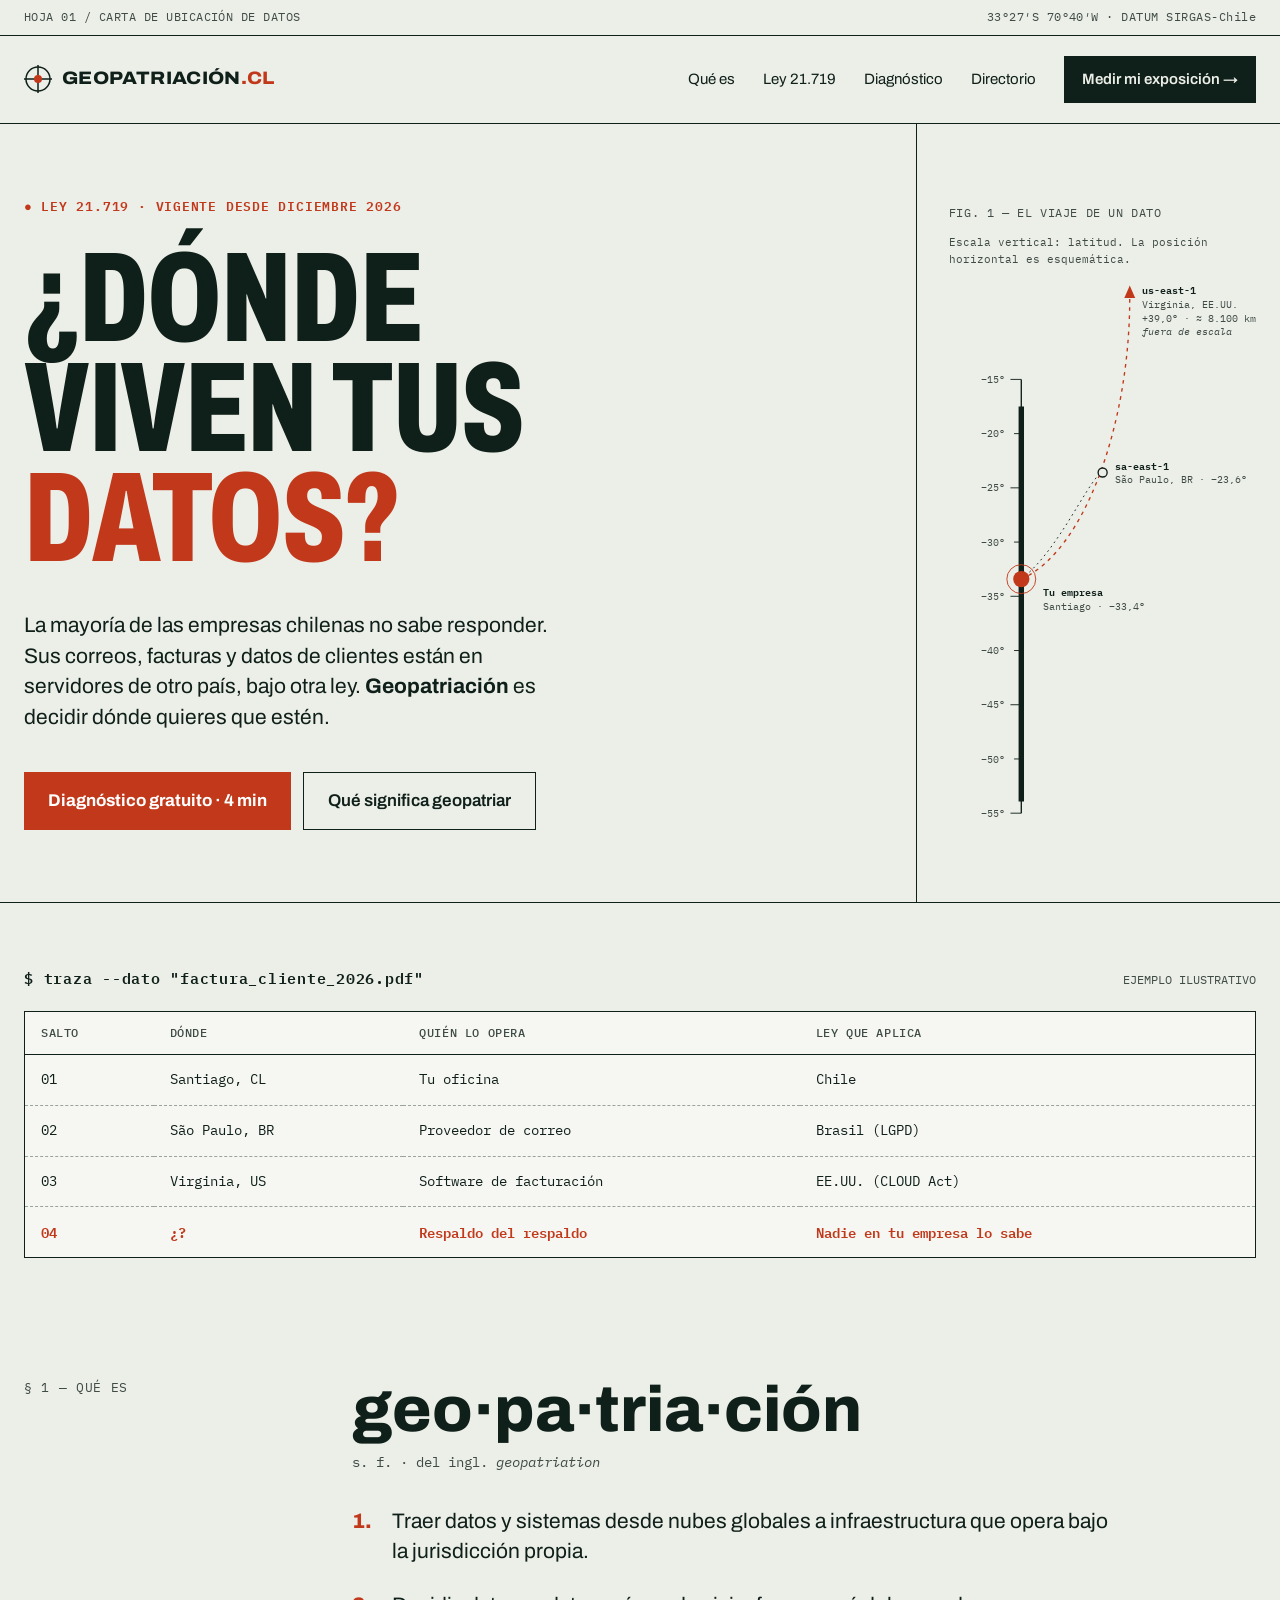
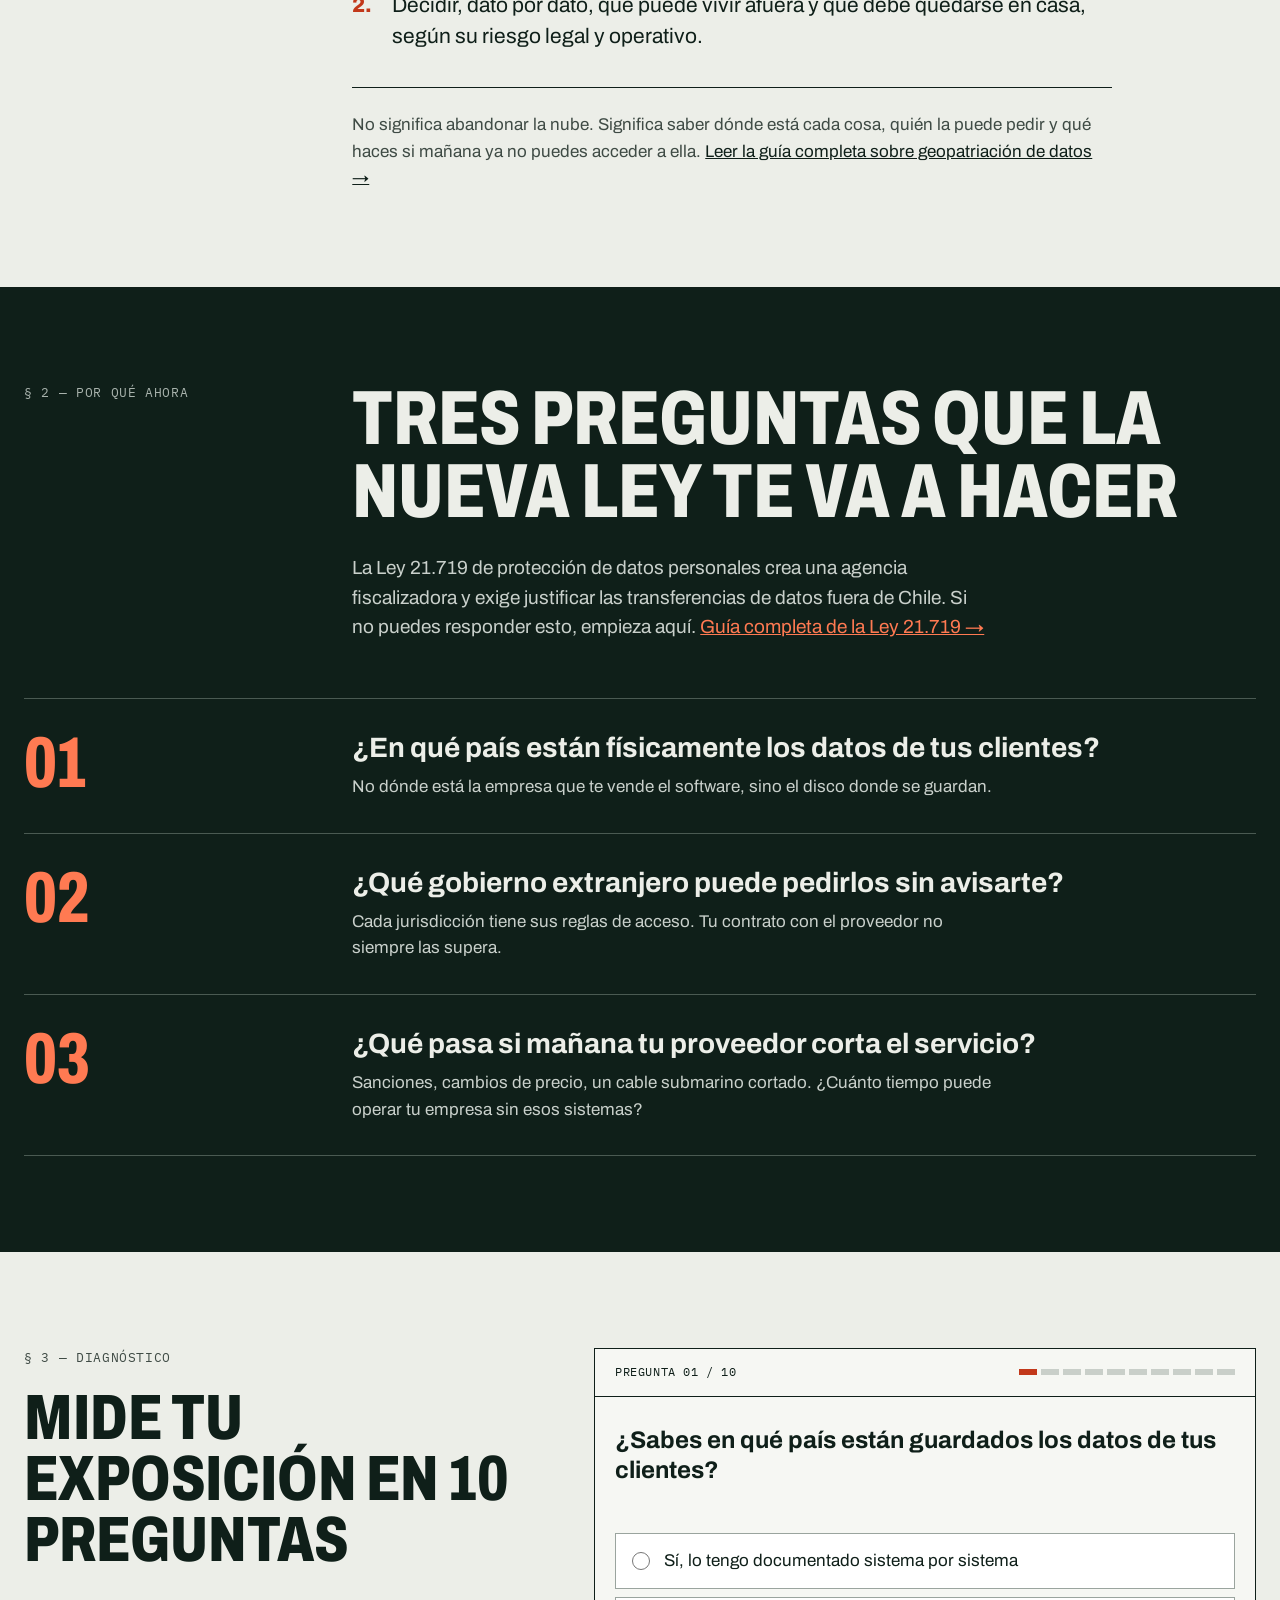
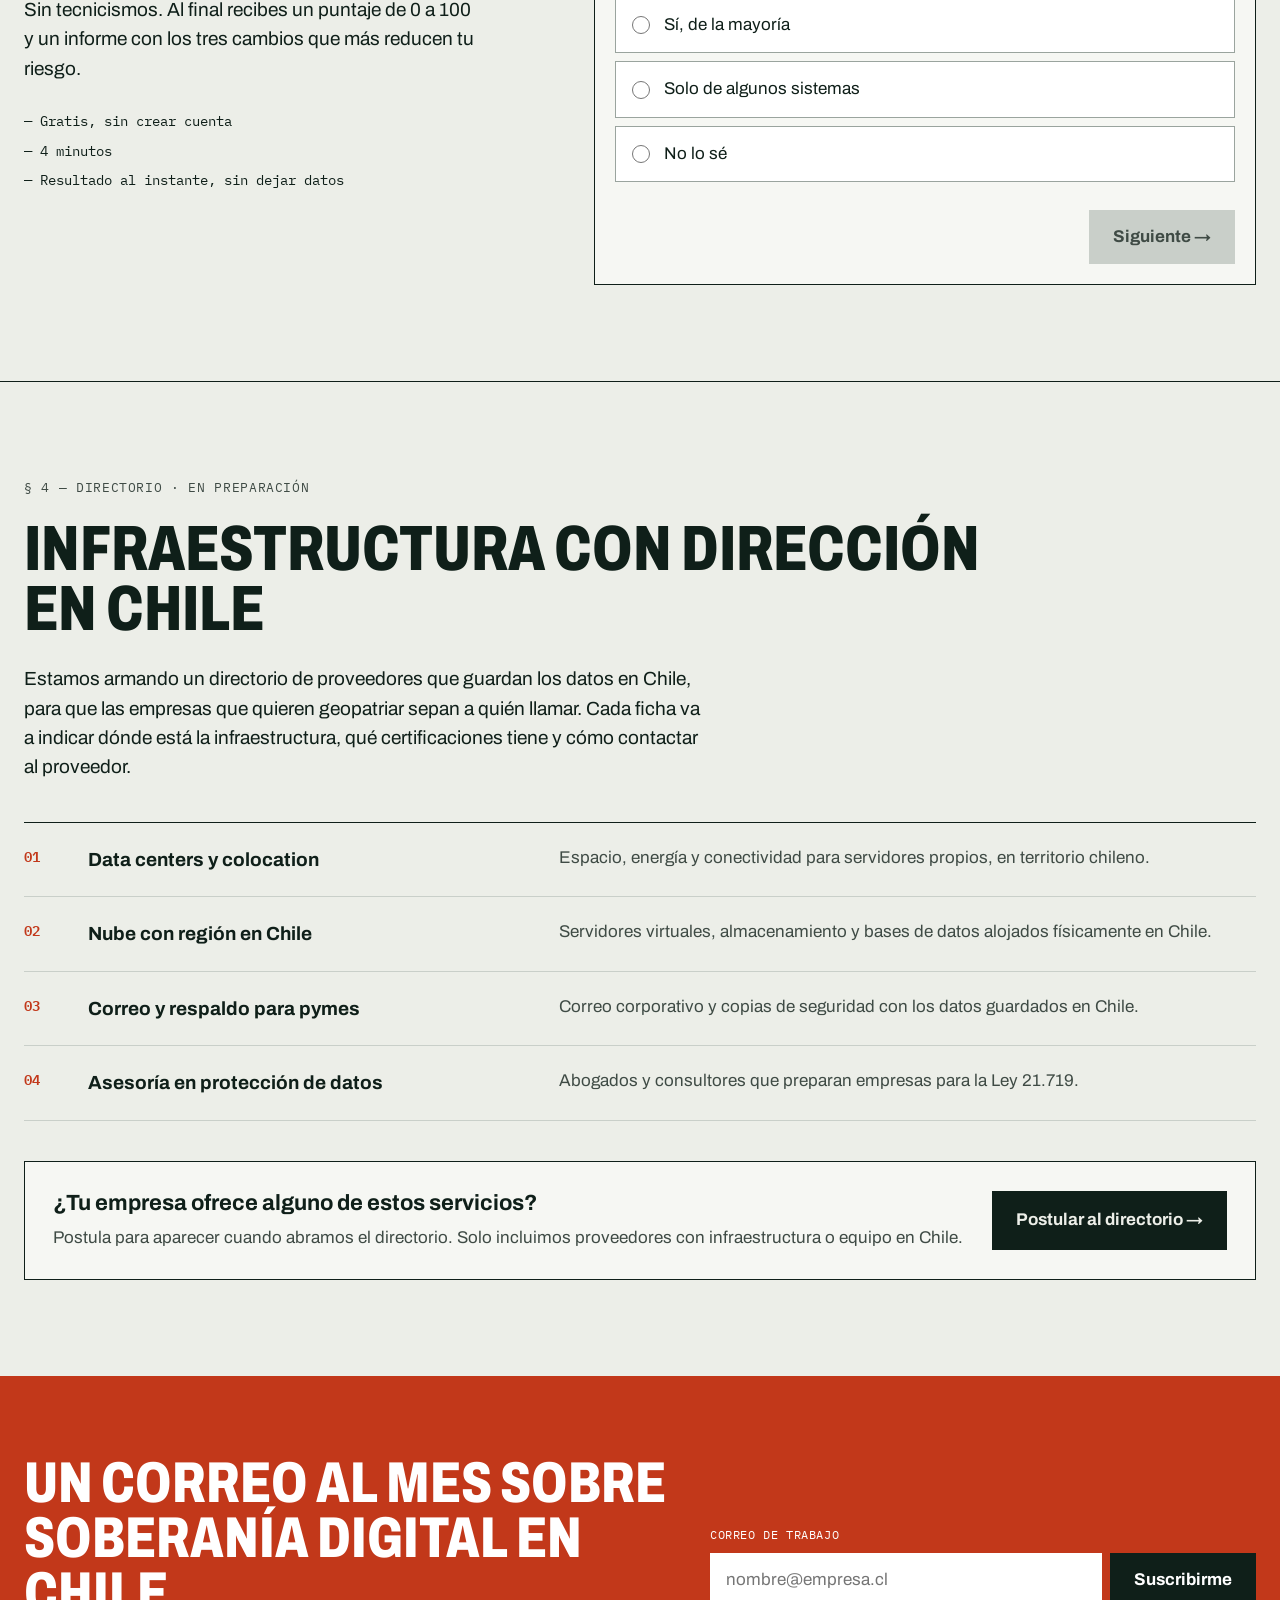
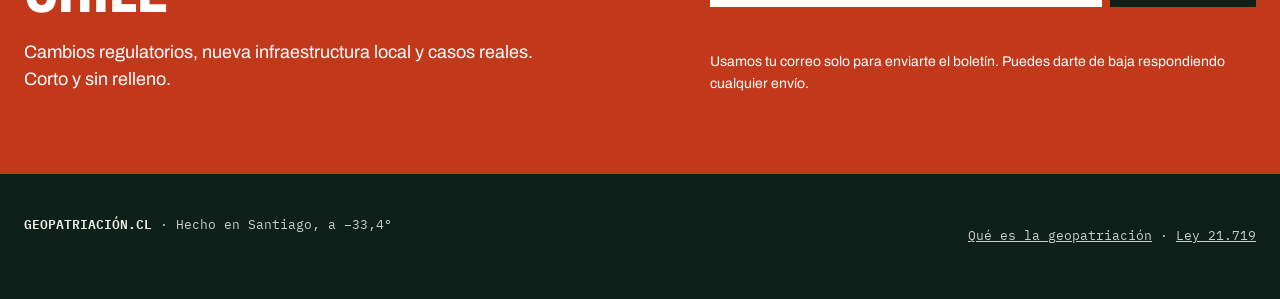
<file: index.html>
<!doctype html>
<html lang="es">
<head>
<meta charset="utf-8">
<meta name="viewport" content="width=device-width, initial-scale=1">
<title>Geopatriación de datos en Chile y la Ley 21.719 · ¿Dónde viven tus datos?</title>
<meta name="description" content="Geopatriación de datos: saber dónde están los datos de tu empresa, qué ley los rige y cómo prepararte para la nueva Ley 21.719 de protección de datos personales, vigente desde el 1 de diciembre de 2026.">
<link rel="canonical" href="https://geopatriacion.cl/">
<meta property="og:title" content="¿Dónde viven tus datos? · Geopatriación">
<meta property="og:description" content="Mide la exposición de los datos de tu empresa antes de la entrada en vigencia de la Ley 21.719.">
<meta property="og:url" content="https://geopatriacion.cl/">
<meta property="og:type" content="website">
<meta property="og:locale" content="es_CL">
<meta property="og:site_name" content="Geopatriación">
<script type="application/ld+json">
{"@context":"https://schema.org","@graph":[
{"@type":"WebSite","name":"Geopatriación","url":"https://geopatriacion.cl/","inLanguage":"es-CL"},
{"@type":"Organization","name":"Geopatriación","url":"https://geopatriacion.cl/","logo":"https://geopatriacion.cl/favicon.svg","areaServed":"CL"}
]}
</script>
<meta name="theme-color" content="#0F1F19">
<link rel="icon" href="favicon.svg" type="image/svg+xml">
<link rel="preconnect" href="https://fonts.googleapis.com">
<link rel="preconnect" href="https://fonts.gstatic.com" crossorigin>
<link href="https://fonts.googleapis.com/css2?family=Archivo:wdth,wght@62..125,400..800&amp;family=IBM+Plex+Mono:wght@400;500;600&amp;display=swap" rel="stylesheet">
<style>
body{margin:0;background:#ECEEE8}
a{color:#0F1F19}a:hover{color:#C2381A}
*{box-sizing:border-box}
html{scroll-behavior:smooth}
.diag{flex:1 1 520px;min-width:0;border:1.5px solid #0F1F19;background:#F6F7F3}
.diag-top span:first-child{white-space:nowrap}
.diag-barra{min-width:0}.diag-barra span{flex:0 1 18px}
footer a{display:inline-block;padding:12px 0}
@media (max-width:640px){
  .hero-fig{border-left:0 !important;border-top:1px solid #0F1F19;padding:32px 0 !important}
  .fig-lat{max-height:560px;width:auto !important;display:block;margin:0 auto}
  .traza{min-width:0 !important}
  .traza thead{display:none}
  .traza tr{display:block;padding:12px 16px;border-bottom:1px dashed #9AA49E}
  .traza tr:last-child{border-bottom:0}
  .traza td{display:flex;gap:12px;padding:3px 0 !important;border:0 !important}
  .traza td::before{content:attr(data-label);flex:0 0 112px;color:#3F4B45;font-size:11px;letter-spacing:.05em;text-transform:uppercase;padding-top:2px}
}
.diag-top{display:flex;justify-content:space-between;align-items:center;gap:12px;padding:14px 20px;border-bottom:1px solid #0F1F19;font-family:'IBM Plex Mono',monospace;font-size:12px;letter-spacing:.05em}
.diag-barra{display:flex;gap:4px}.diag-barra span{width:18px;height:6px;background:#C9CFC9;transition:background .2s}
.diag-barra .hecho{background:#0F1F19}.diag-barra .actual{background:#C2381A}
.diag fieldset{border:0;margin:0;padding:28px 20px 8px;min-width:0}
.diag legend{padding:28px 0 0;font-size:24px;font-weight:700;line-height:1.25}
.diag-ops{margin-top:20px;display:flex;flex-direction:column;gap:8px}
.diag-op{display:flex;align-items:center;gap:14px;padding:14px 16px;border:1px solid #9AA49E;background:#fff;cursor:pointer;transition:border-color .15s}
.diag-op:hover{border-color:#0F1F19}
.diag-op:has(input:checked){border:1.5px solid #0F1F19;padding:13.5px 15.5px;font-weight:600}
.diag-op input{width:18px;height:18px;margin:0;accent-color:#0F1F19;flex:none}
.diag-op:has(input:focus-visible){outline:2px solid #C2381A;outline-offset:2px}
.diag-nav[hidden]{display:none}
.diag-nav{display:flex;justify-content:space-between;align-items:center;gap:12px;padding:20px}
.diag-ant{font:inherit;background:none;border:0;padding:12px 0;color:#3F4B45;cursor:pointer}
.diag-ant[hidden]{display:block;visibility:hidden}
.diag-sig{font:inherit;font-weight:700;background:#C2381A;color:#fff;border:0;padding:14px 24px;cursor:pointer;min-height:48px}
.diag-sig:disabled{background:#C9CFC9;color:#3F4B45;cursor:not-allowed}
.diag-paso-in{animation:entra .25s ease-out}
@keyframes entra{from{opacity:0;transform:translateX(12px)}to{opacity:1;transform:none}}
@media (prefers-reduced-motion:reduce){.diag-paso-in{animation:none}}
.diag-res{padding:28px 20px 8px}
.diag-num{font-weight:800;font-stretch:68%;font-size:120px;line-height:.85}
.diag-num small{font-size:32px;color:#3F4B45;font-stretch:100%}
.diag-nivel{display:inline-block;margin-top:12px;font-family:'IBM Plex Mono',monospace;font-size:13px;font-weight:600;letter-spacing:.05em;padding:6px 10px;color:#fff}
.diag-recs{margin:24px 0 0;padding:0;list-style:none;display:flex;flex-direction:column;gap:0;border-top:1px solid #0F1F19}
.diag-recs li{display:flex;gap:16px;padding:16px 0;border-bottom:1px dashed #9AA49E}
.diag-recs b{color:#C2381A;font-weight:800;flex:none}
</style>
</head>
<body>
<div style="background: #ECEEE8; color: #0F1F19; font-family: 'Archivo', system-ui, sans-serif; font-size: 17px; line-height: 1.55; min-height: 100vh">

  <!-- Barra superior: franja de coordenadas, como el margen de una carta topográfica -->
  <div style="border-bottom: 1px solid #0F1F19; font-family: 'IBM Plex Mono', monospace; font-size: 12px; letter-spacing: 0.04em; color: #3F4B45">
    <div style="max-width: 1280px; margin: 0 auto; padding: 8px 24px; display: flex; flex-wrap: wrap; justify-content: space-between; gap: 8px">
      <span>HOJA 01 / CARTA DE UBICACIÓN DE DATOS</span>
      <span>33°27′S 70°40′W · DATUM SIRGAS-Chile</span>
    </div>
  </div>

  <!-- Encabezado -->
  <header style="max-width: 1280px; margin: 0 auto; padding: 20px 24px; display: flex; flex-wrap: wrap; align-items: center; justify-content: space-between; gap: 16px">
    <a href="#inicio" style="display: flex; align-items: center; gap: 10px; text-decoration: none">
      <svg width="28" height="28" viewBox="0 0 28 28" aria-hidden="true"><circle cx="14" cy="14" r="12" fill="none" stroke="#0F1F19" stroke-width="1.5"></circle><line x1="14" y1="0" x2="14" y2="28" stroke="#0F1F19" stroke-width="1.5"></line><line x1="0" y1="14" x2="28" y2="14" stroke="#0F1F19" stroke-width="1.5"></line><circle cx="14" cy="14" r="4" fill="#C2381A"></circle></svg>
      <span style="font-weight: 800; font-stretch: 112%; font-size: 18px; letter-spacing: 0.02em">GEOPATRIACIÓN<span style="color: #C2381A">.CL</span></span>
    </a>
    <nav aria-label="Principal" style="display: flex; flex-wrap: wrap; align-items: center; gap: 4px 28px; font-size: 15px">
      <a href="/geopatriacion/" style="text-decoration: none; padding: 10px 0">Qué es</a>
      <a href="/ley-21719/" style="text-decoration: none; padding: 10px 0">Ley 21.719</a>
      <a href="#diagnostico" style="text-decoration: none; padding: 10px 0">Diagnóstico</a>
      <a href="#directorio" style="text-decoration: none; padding: 10px 0">Directorio</a>
      <a href="#diagnostico" style="text-decoration: none; background: #0F1F19; color: #ECEEE8; padding: 12px 18px; font-weight: 600">Medir mi exposición →</a>
    </nav>
  </header>

  <!-- Hero -->
  <section id="inicio" style="border-top: 1px solid #0F1F19; border-bottom: 1px solid #0F1F19">
    <div style="max-width: 1280px; margin: 0 auto; padding: 0 24px; display: flex; flex-wrap: wrap">
      <div style="flex: 999 1 620px; min-width: 0; padding: 72px 48px 72px 0">
        <div style="font-family: 'IBM Plex Mono', monospace; font-size: 13px; letter-spacing: 0.06em; color: #C2381A; font-weight: 600; margin-bottom: 28px">● LEY 21.719 · VIGENTE DESDE DICIEMBRE 2026</div>
        <h1 style="margin: 0; font-weight: 800; font-stretch: 68%; font-size: clamp(64px, 10vw, 152px); line-height: 0.86; letter-spacing: -0.01em; text-transform: uppercase">¿Dónde<br>viven tus<br><span style="color: #C2381A">datos?</span></h1>
        <p style="margin: 36px 0 0; max-width: 560px; font-size: 21px; line-height: 1.45">La mayoría de las empresas chilenas no sabe responder. Sus correos, facturas y datos de clientes están en servidores de otro país, bajo otra ley. <strong>Geopatriación</strong> es decidir dónde quieres que estén.</p>
        <div style="margin-top: 40px; display: flex; flex-wrap: wrap; gap: 12px">
          <a href="#diagnostico" style="text-decoration: none; background: #C2381A; color: #FFFFFF; padding: 16px 24px; font-weight: 700; font-size: 17px">Diagnóstico gratuito · 4 min</a>
          <a href="#que-es" style="text-decoration: none; border: 1px solid #0F1F19; padding: 15px 24px; font-weight: 600; font-size: 17px">Qué significa geopatriar</a>
        </div>
      </div>

      <!-- Escala de latitud: Chile como regla vertical -->
      <div class="hero-fig" style="flex: 1 1 340px; min-width: 0; border-left: 1px solid #0F1F19; padding: 40px 0 40px 32px; display: flex; flex-direction: column; justify-content: center">
        <div style="font-family: 'IBM Plex Mono', monospace; font-size: 12px; color: #3F4B45; letter-spacing: 0.05em; margin-bottom: 12px">FIG. 1 — EL VIAJE DE UN DATO</div>
        <div style="font-family: 'IBM Plex Mono', monospace; font-size: 11px; color: #3F4B45; margin-bottom: 12px">Escala vertical: latitud. La posición horizontal es esquemática.</div>
        <svg class="fig-lat" viewBox="0 0 340 600" style="width: 100%; max-width: 380px; height: auto" role="img" aria-label="Escala de latitud de Chile. Un dato que sale de Santiago, a 33 grados sur, puede guardarse en São Paulo, a 23,6 grados sur, o en Virginia, Estados Unidos, a 39 grados norte, unos 8.100 kilómetros al norte.">
          <g font-family="IBM Plex Mono, monospace" font-size="11" fill="#3F4B45">
            <line x1="80" y1="110" x2="80" y2="590" stroke="#0F1F19" stroke-width="1.5"></line>
            <line x1="68" y1="110" x2="80" y2="110"  stroke="#0F1F19"></line><text x="62" y="114" text-anchor="end">−15°</text>
            <line x1="72" y1="170" x2="80" y2="170"  stroke="#0F1F19"></line><text x="62" y="174" text-anchor="end">−20°</text>
            <line x1="68" y1="230" x2="80" y2="230"  stroke="#0F1F19"></line><text x="62" y="234" text-anchor="end">−25°</text>
            <line x1="72" y1="290" x2="80" y2="290"  stroke="#0F1F19"></line><text x="62" y="294" text-anchor="end">−30°</text>
            <line x1="68" y1="350" x2="80" y2="350"  stroke="#0F1F19"></line><text x="62" y="354" text-anchor="end">−35°</text>
            <line x1="72" y1="410" x2="80" y2="410"  stroke="#0F1F19"></line><text x="62" y="414" text-anchor="end">−40°</text>
            <line x1="68" y1="470" x2="80" y2="470"  stroke="#0F1F19"></line><text x="62" y="474" text-anchor="end">−45°</text>
            <line x1="72" y1="530" x2="80" y2="530"  stroke="#0F1F19"></line><text x="62" y="534" text-anchor="end">−50°</text>
            <line x1="68" y1="590" x2="80" y2="590"  stroke="#0F1F19"></line><text x="62" y="594" text-anchor="end">−55°</text>
          </g>
          <!-- tramo continental de Chile -->
          <line x1="80" y1="140" x2="80" y2="577" stroke="#0F1F19" stroke-width="6"></line>
          <!-- Virginia, fuera de escala -->
          <path d="M80 331 C 150 300, 200 160, 200 20" fill="none" stroke="#C2381A" stroke-width="1.5" stroke-dasharray="4 5"></path>
          <polygon points="200,6 194,20 206,20" fill="#C2381A"></polygon>
          <g font-family="IBM Plex Mono, monospace" font-size="11">
            <text x="214" y="16" fill="#0F1F19" font-weight="600">us-east-1</text>
            <text x="214" y="31" fill="#3F4B45">Virginia, EE.UU.</text>
            <text x="214" y="46" fill="#3F4B45">+39,0° · ≈ 8.100 km</text>
            <text x="214" y="61" fill="#3F4B45" font-style="italic">fuera de escala</text>
          </g>
          <!-- São Paulo -->
          <path d="M80 331 C 120 300, 150 230, 168 213" fill="none" stroke="#0F1F19" stroke-width="1" stroke-dasharray="2 4"></path>
          <circle cx="170" cy="213" r="5" fill="#ECEEE8" stroke="#0F1F19" stroke-width="1.5"></circle>
          <g font-family="IBM Plex Mono, monospace" font-size="11">
            <text x="184" y="210" fill="#0F1F19" font-weight="600">sa-east-1</text>
            <text x="184" y="225" fill="#3F4B45">São Paulo, BR · −23,6°</text>
          </g>
          <!-- Santiago -->
          <circle cx="80" cy="331" r="9" fill="#C2381A"></circle>
          <circle cx="80" cy="331" r="16" fill="none" stroke="#C2381A" stroke-width="1"></circle>
          <g font-family="IBM Plex Mono, monospace" font-size="11">
            <text x="104" y="350" fill="#0F1F19" font-weight="600">Tu empresa</text>
            <text x="104" y="365" fill="#3F4B45">Santiago · −33,4°</text>
          </g>
        </svg>
      </div>
    </div>
  </section>

  <!-- Traza tipo traceroute -->
  <section aria-labelledby="traza-t" style="max-width: 1280px; margin: 0 auto; padding: 64px 24px 24px">
    <div style="display: flex; flex-wrap: wrap; justify-content: space-between; align-items: baseline; gap: 12px; margin-bottom: 20px">
      <h2 id="traza-t" style="margin: 0; font-size: 15px; font-family: 'IBM Plex Mono', monospace; font-weight: 600; letter-spacing: 0.05em">$ traza --dato "factura_cliente_2026.pdf"</h2>
      <span style="font-family: 'IBM Plex Mono', monospace; font-size: 12px; color: #3F4B45">EJEMPLO ILUSTRATIVO</span>
    </div>
    <div style="overflow-x: auto; border: 1px solid #0F1F19; background: #F6F7F3">
      <table class="traza" style="width: 100%; min-width: 760px; border-collapse: collapse; font-family: 'IBM Plex Mono', monospace; font-size: 14px">
        <thead>
          <tr style="text-align: left; color: #3F4B45; font-size: 12px; letter-spacing: 0.05em">
            <th scope="col" style="padding: 12px 16px; border-bottom: 1px solid #0F1F19; font-weight: 500">SALTO</th>
            <th scope="col" style="padding: 12px 16px; border-bottom: 1px solid #0F1F19; font-weight: 500">DÓNDE</th>
            <th scope="col" style="padding: 12px 16px; border-bottom: 1px solid #0F1F19; font-weight: 500">QUIÉN LO OPERA</th>
            <th scope="col" style="padding: 12px 16px; border-bottom: 1px solid #0F1F19; font-weight: 500">LEY QUE APLICA</th>
          </tr>
        </thead>
        <tbody>
          <tr>
            <td data-label="Salto" style="padding: 14px 16px; border-bottom: 1px dashed #9AA49E">01</td>
            <td data-label="Dónde" style="padding: 14px 16px; border-bottom: 1px dashed #9AA49E">Santiago, CL</td>
            <td data-label="Quién lo opera" style="padding: 14px 16px; border-bottom: 1px dashed #9AA49E">Tu oficina</td>
            <td data-label="Ley que aplica" style="padding: 14px 16px; border-bottom: 1px dashed #9AA49E">Chile</td>
          </tr>
          <tr>
            <td data-label="Salto" style="padding: 14px 16px; border-bottom: 1px dashed #9AA49E">02</td>
            <td data-label="Dónde" style="padding: 14px 16px; border-bottom: 1px dashed #9AA49E">São Paulo, BR</td>
            <td data-label="Quién lo opera" style="padding: 14px 16px; border-bottom: 1px dashed #9AA49E">Proveedor de correo</td>
            <td data-label="Ley que aplica" style="padding: 14px 16px; border-bottom: 1px dashed #9AA49E">Brasil (LGPD)</td>
          </tr>
          <tr>
            <td data-label="Salto" style="padding: 14px 16px; border-bottom: 1px dashed #9AA49E">03</td>
            <td data-label="Dónde" style="padding: 14px 16px; border-bottom: 1px dashed #9AA49E">Virginia, US</td>
            <td data-label="Quién lo opera" style="padding: 14px 16px; border-bottom: 1px dashed #9AA49E">Software de facturación</td>
            <td data-label="Ley que aplica" style="padding: 14px 16px; border-bottom: 1px dashed #9AA49E">EE.UU. (CLOUD Act)</td>
          </tr>
          <tr style="color: #C2381A; font-weight: 600">
            <td data-label="Salto" style="padding: 14px 16px">04</td>
            <td data-label="Dónde" style="padding: 14px 16px">¿?</td>
            <td data-label="Quién lo opera" style="padding: 14px 16px">Respaldo del respaldo</td>
            <td data-label="Ley que aplica" style="padding: 14px 16px">Nadie en tu empresa lo sabe</td>
          </tr>
        </tbody>
      </table>
    </div>
  </section>

  <!-- Definición -->
  <section id="que-es" aria-labelledby="def-t" style="max-width: 1280px; margin: 0 auto; padding: 96px 24px">
    <div style="display: flex; flex-wrap: wrap; gap: 48px">
      <div style="flex: 1 1 280px; font-family: 'IBM Plex Mono', monospace; font-size: 13px; color: #3F4B45; letter-spacing: 0.05em">§ 1 — QUÉ ES</div>
      <div style="flex: 999 1 640px; min-width: 0">
        <h2 id="def-t" style="margin: 0; font-weight: 800; font-stretch: 100%; font-size: clamp(40px, 5vw, 64px); line-height: 1">geo·pa·tria·ción</h2>
        <div style="margin-top: 10px; font-family: 'IBM Plex Mono', monospace; font-size: 14px; color: #3F4B45">s. f. · del ingl. <em>geopatriation</em></div>
        <ol style="margin: 32px 0 0; padding: 0; list-style: none; display: flex; flex-direction: column; gap: 24px; max-width: 760px">
          <li style="display: flex; gap: 20px; font-size: 21px; line-height: 1.45"><span style="font-weight: 800; color: #C2381A">1.</span><span>Traer datos y sistemas desde nubes globales a infraestructura que opera bajo la jurisdicción propia.</span></li>
          <li style="display: flex; gap: 20px; font-size: 21px; line-height: 1.45"><span style="font-weight: 800; color: #C2381A">2.</span><span>Decidir, dato por dato, qué puede vivir afuera y qué debe quedarse en casa, según su riesgo legal y operativo.</span></li>
        </ol>
        <p style="margin: 36px 0 0; padding-top: 24px; border-top: 1px solid #0F1F19; max-width: 760px; color: #3F4B45">No significa abandonar la nube. Significa saber dónde está cada cosa, quién la puede pedir y qué haces si mañana ya no puedes acceder a ella. <a href="/geopatriacion/">Leer la guía completa sobre geopatriación de datos →</a></p>
      </div>
    </div>
  </section>

  <!-- Las tres preguntas (fondo tinta) -->
  <section id="ley" aria-labelledby="preg-t" style="background: #0F1F19; color: #ECEEE8">
    <div style="max-width: 1280px; margin: 0 auto; padding: 96px 24px">
      <div style="display: flex; flex-wrap: wrap; gap: 48px; margin-bottom: 56px">
        <div style="flex: 1 1 280px; font-family: 'IBM Plex Mono', monospace; font-size: 13px; color: #A9B3AD; letter-spacing: 0.05em">§ 2 — POR QUÉ AHORA</div>
        <div style="flex: 999 1 640px; min-width: 0">
          <h2 id="preg-t" style="margin: 0; font-weight: 800; font-stretch: 75%; font-size: clamp(40px, 6vw, 80px); line-height: 0.95; text-transform: uppercase">Tres preguntas que la nueva ley te va a hacer</h2>
          <p style="margin: 24px 0 0; max-width: 640px; color: #C9D0CB; font-size: 19px">La Ley 21.719 de protección de datos personales crea una agencia fiscalizadora y exige justificar las transferencias de datos fuera de Chile. Si no puedes responder esto, empieza aquí. <a href="/ley-21719/" style="color: #FF7A52">Guía completa de la Ley 21.719 →</a></p>
        </div>
      </div>
      <div style="border-top: 1px solid #4A5A52">
        <div style="display: flex; flex-wrap: wrap; gap: 16px 48px; padding: 32px 0; border-bottom: 1px solid #4A5A52">
          <div style="flex: 1 1 280px; font-weight: 800; font-stretch: 68%; font-size: 72px; line-height: 0.9; color: #FF7A52">01</div>
          <div style="flex: 999 1 640px; min-width: 0">
            <h3 style="margin: 0; font-size: 28px; font-weight: 700; line-height: 1.2">¿En qué país están físicamente los datos de tus clientes?</h3>
            <p style="margin: 10px 0 0; color: #C9D0CB; max-width: 640px">No dónde está la empresa que te vende el software, sino el disco donde se guardan.</p>
          </div>
        </div>
        <div style="display: flex; flex-wrap: wrap; gap: 16px 48px; padding: 32px 0; border-bottom: 1px solid #4A5A52">
          <div style="flex: 1 1 280px; font-weight: 800; font-stretch: 68%; font-size: 72px; line-height: 0.9; color: #FF7A52">02</div>
          <div style="flex: 999 1 640px; min-width: 0">
            <h3 style="margin: 0; font-size: 28px; font-weight: 700; line-height: 1.2">¿Qué gobierno extranjero puede pedirlos sin avisarte?</h3>
            <p style="margin: 10px 0 0; color: #C9D0CB; max-width: 640px">Cada jurisdicción tiene sus reglas de acceso. Tu contrato con el proveedor no siempre las supera.</p>
          </div>
        </div>
        <div style="display: flex; flex-wrap: wrap; gap: 16px 48px; padding: 32px 0; border-bottom: 1px solid #4A5A52">
          <div style="flex: 1 1 280px; font-weight: 800; font-stretch: 68%; font-size: 72px; line-height: 0.9; color: #FF7A52">03</div>
          <div style="flex: 999 1 640px; min-width: 0">
            <h3 style="margin: 0; font-size: 28px; font-weight: 700; line-height: 1.2">¿Qué pasa si mañana tu proveedor corta el servicio?</h3>
            <p style="margin: 10px 0 0; color: #C9D0CB; max-width: 640px">Sanciones, cambios de precio, un cable submarino cortado. ¿Cuánto tiempo puede operar tu empresa sin esos sistemas?</p>
          </div>
        </div>
      </div>
    </div>
  </section>

  <!-- Diagnóstico -->
  <section id="diagnostico" aria-labelledby="diag-t" style="max-width: 1280px; margin: 0 auto; padding: 96px 24px">
    <div style="display: flex; flex-wrap: wrap; gap: 48px">
      <div style="flex: 1 1 380px; min-width: 0">
        <div style="font-family: 'IBM Plex Mono', monospace; font-size: 13px; color: #3F4B45; letter-spacing: 0.05em; margin-bottom: 20px">§ 3 — DIAGNÓSTICO</div>
        <h2 id="diag-t" style="margin: 0; font-weight: 800; font-stretch: 75%; font-size: clamp(40px, 5vw, 68px); line-height: 0.95; text-transform: uppercase">Mide tu exposición en 10 preguntas</h2>
        <p style="margin: 24px 0 0; max-width: 460px; font-size: 19px">Sin tecnicismos. Al final recibes un puntaje de 0 a 100 y un informe con los tres cambios que más reducen tu riesgo.</p>
        <ul style="margin: 28px 0 0; padding: 0; list-style: none; font-family: 'IBM Plex Mono', monospace; font-size: 14px; display: flex; flex-direction: column; gap: 8px">
          <li>— Gratis, sin crear cuenta</li>
          <li>— 4 minutos</li>
          <li>— Resultado al instante, sin dejar datos</li>
        </ul>
      </div>
      <form id="diag" class="diag" novalidate>
        <div class="diag-top">
          <span id="diag-paso">PREGUNTA 01 / 10</span>
          <span id="diag-barra" class="diag-barra" aria-hidden="true"></span>
        </div>
        <div id="diag-cuerpo" aria-live="polite"></div>
        <div id="diag-nav" class="diag-nav">
          <button type="button" id="diag-ant" class="diag-ant">← Anterior</button>
          <button type="button" id="diag-sig" class="diag-sig" disabled>Siguiente →</button>
        </div>
        <noscript><p style="padding: 20px">Activa JavaScript para hacer el diagnóstico.</p></noscript>
      </form>
    </div>
  </section>

  <!-- Directorio -->
  <section id="directorio" aria-labelledby="dir-t" style="border-top: 1px solid #0F1F19">
    <div style="max-width: 1280px; margin: 0 auto; padding: 96px 24px">
      <div style="font-family: 'IBM Plex Mono', monospace; font-size: 13px; color: #3F4B45; letter-spacing: 0.05em; margin-bottom: 20px">§ 4 — DIRECTORIO · EN PREPARACIÓN</div>
      <h2 id="dir-t" style="margin: 0; font-weight: 800; font-stretch: 75%; font-size: clamp(40px, 5vw, 68px); line-height: 0.95; text-transform: uppercase; max-width: 1000px">Infraestructura con dirección en Chile</h2>
      <p style="margin: 24px 0 0; max-width: 680px; font-size: 19px">Estamos armando un directorio de proveedores que guardan los datos en Chile, para que las empresas que quieren geopatriar sepan a quién llamar. Cada ficha va a indicar dónde está la infraestructura, qué certificaciones tiene y cómo contactar al proveedor.</p>
      <ol style="margin: 40px 0 0; padding: 0; list-style: none; border-top: 1.5px solid #0F1F19">
          <li style="display: flex; flex-wrap: wrap; gap: 8px 32px; padding: 22px 0; border-bottom: 1px solid #C9CFC9">
            <span style="font-family: 'IBM Plex Mono', monospace; font-size: 14px; color: #C2381A; font-weight: 600; flex: 0 0 32px">01</span>
            <span style="flex: 1 1 260px; font-weight: 700; font-size: 19px">Data centers y colocation</span>
            <span style="flex: 2 1 340px; color: #3F4B45">Espacio, energía y conectividad para servidores propios, en territorio chileno.</span>
          </li>
          <li style="display: flex; flex-wrap: wrap; gap: 8px 32px; padding: 22px 0; border-bottom: 1px solid #C9CFC9">
            <span style="font-family: 'IBM Plex Mono', monospace; font-size: 14px; color: #C2381A; font-weight: 600; flex: 0 0 32px">02</span>
            <span style="flex: 1 1 260px; font-weight: 700; font-size: 19px">Nube con región en Chile</span>
            <span style="flex: 2 1 340px; color: #3F4B45">Servidores virtuales, almacenamiento y bases de datos alojados físicamente en Chile.</span>
          </li>
          <li style="display: flex; flex-wrap: wrap; gap: 8px 32px; padding: 22px 0; border-bottom: 1px solid #C9CFC9">
            <span style="font-family: 'IBM Plex Mono', monospace; font-size: 14px; color: #C2381A; font-weight: 600; flex: 0 0 32px">03</span>
            <span style="flex: 1 1 260px; font-weight: 700; font-size: 19px">Correo y respaldo para pymes</span>
            <span style="flex: 2 1 340px; color: #3F4B45">Correo corporativo y copias de seguridad con los datos guardados en Chile.</span>
          </li>
          <li style="display: flex; flex-wrap: wrap; gap: 8px 32px; padding: 22px 0; border-bottom: 1px solid #C9CFC9">
            <span style="font-family: 'IBM Plex Mono', monospace; font-size: 14px; color: #C2381A; font-weight: 600; flex: 0 0 32px">04</span>
            <span style="flex: 1 1 260px; font-weight: 700; font-size: 19px">Asesoría en protección de datos</span>
            <span style="flex: 2 1 340px; color: #3F4B45">Abogados y consultores que preparan empresas para la Ley 21.719.</span>
          </li>
      </ol>
      <div id="postular" style="margin-top: 40px; display: flex; flex-wrap: wrap; align-items: center; justify-content: space-between; gap: 24px; border: 1.5px solid #0F1F19; background: #F6F7F3; padding: 28px">
        <div style="flex: 1 1 420px; min-width: 0">
          <div style="font-weight: 700; font-size: 22px; line-height: 1.25">¿Tu empresa ofrece alguno de estos servicios?</div>
          <p style="margin: 8px 0 0; color: #3F4B45">Postula para aparecer cuando abramos el directorio. Solo incluimos proveedores con infraestructura o equipo en Chile.</p>
        </div>
        <a href="mailto:contacto@geopatriacion.cl?subject=Postulaci%C3%B3n%20al%20directorio%20de%20geopatriacion.cl&amp;body=Empresa%3A%0AServicio%3A%0AUbicaci%C3%B3n%20de%20la%20infraestructura%3A%0ACertificaciones%3A%0ASitio%20web%3A%0AContacto%3A" style="text-decoration: none; background: #0F1F19; color: #ECEEE8; padding: 16px 24px; font-weight: 700">Postular al directorio →</a>
      </div>
    </div>
  </section>

  <!-- Boletín -->
  <section id="boletin" aria-labelledby="bol-t" style="background: #C2381A; color: #FFFFFF">
    <div style="max-width: 1280px; margin: 0 auto; padding: 80px 24px; display: flex; flex-wrap: wrap; align-items: flex-end; justify-content: space-between; gap: 40px">
      <div style="flex: 1 1 520px; min-width: 0">
        <h2 id="bol-t" style="margin: 0; font-weight: 800; font-stretch: 75%; font-size: clamp(36px, 4.5vw, 60px); line-height: 0.95; text-transform: uppercase">Un correo al mes sobre soberanía digital en Chile</h2>
        <p style="margin: 18px 0 0; max-width: 520px; font-size: 18px">Cambios regulatorios, nueva infraestructura local y casos reales. Corto y sin relleno.</p>
      </div>
      <form id="boletin-form" action="https://formsubmit.co/contacto@geopatriacion.cl" method="POST" style="flex: 1 1 420px; min-width: 0; display: flex; flex-direction: column; gap: 8px">
        <label for="correo" style="font-family: 'IBM Plex Mono', monospace; font-size: 12px; letter-spacing: 0.05em">CORREO DE TRABAJO</label>
        <div style="display: flex; flex-wrap: wrap; gap: 8px">
          <input id="correo" name="email" type="email" required autocomplete="email" placeholder="nombre@empresa.cl" style="flex: 1 1 240px; min-width: 0; font: inherit; font-size: 17px; padding: 14px 16px; border: 0; background: #FFFFFF; color: #0F1F19">
          <button type="submit" style="font: inherit; font-weight: 700; font-size: 17px; background: #0F1F19; color: #FFFFFF; border: 0; padding: 14px 24px; cursor: pointer; min-height: 48px">Suscribirme</button>
        </div>
        <input type="text" name="_honey" tabindex="-1" autocomplete="off" aria-hidden="true" style="position: absolute; left: -9999px">
        <input type="hidden" name="_subject" value="Nueva suscripción al boletín de geopatriacion.cl">
        <input type="hidden" name="_captcha" value="false">
        <input type="hidden" name="_template" value="table">
        <input type="hidden" name="_next" value="https://geopatriacion.cl/gracias/">
        <p id="boletin-estado" role="status" aria-live="polite" style="margin: 4px 0 0; min-height: 24px; font-weight: 600"></p>
        <p style="margin: 0; font-size: 14px; color: #FFFFFF; opacity: 1">Usamos tu correo solo para enviarte el boletín. Puedes darte de baja respondiendo cualquier envío.</p>
      </form>
    </div>
  </section>

  <!-- Pie -->
  <footer style="background: #0F1F19; color: #C9D0CB; font-family: 'IBM Plex Mono', monospace; font-size: 13px">
    <div style="max-width: 1280px; margin: 0 auto; padding: 40px 24px; display: flex; flex-wrap: wrap; justify-content: space-between; gap: 16px">
      <span><span style="color: #ECEEE8; font-weight: 600">GEOPATRIACIÓN.CL</span> · Hecho en Santiago, a −33,4°</span>
      <span><a href="/geopatriacion/" style="color: #C9D0CB">Qué es la geopatriación</a> · <a href="/ley-21719/" style="color: #C9D0CB">Ley 21.719</a></span>
    </div>
  </footer>

</div>
<script src="diagnostico.js" defer></script>
<script src="boletin.js" defer></script>
</body>
</html>
</file>
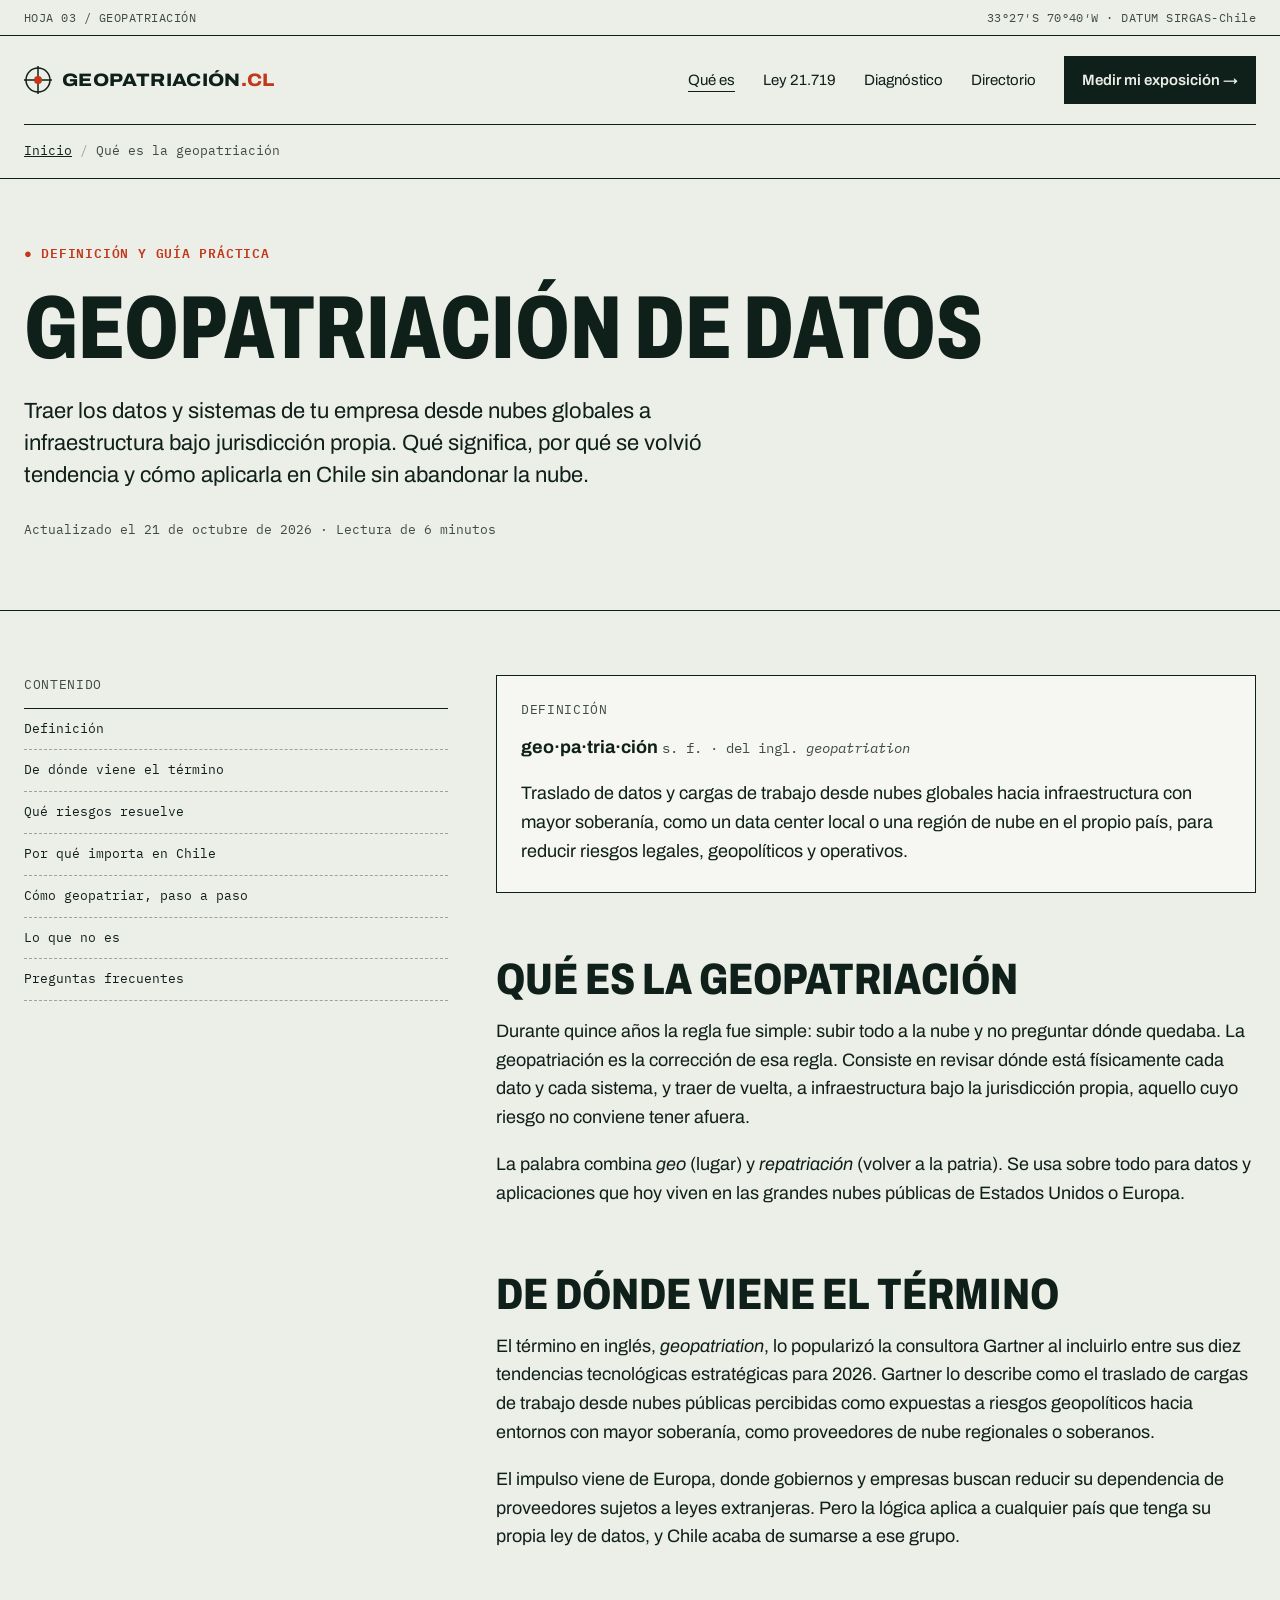
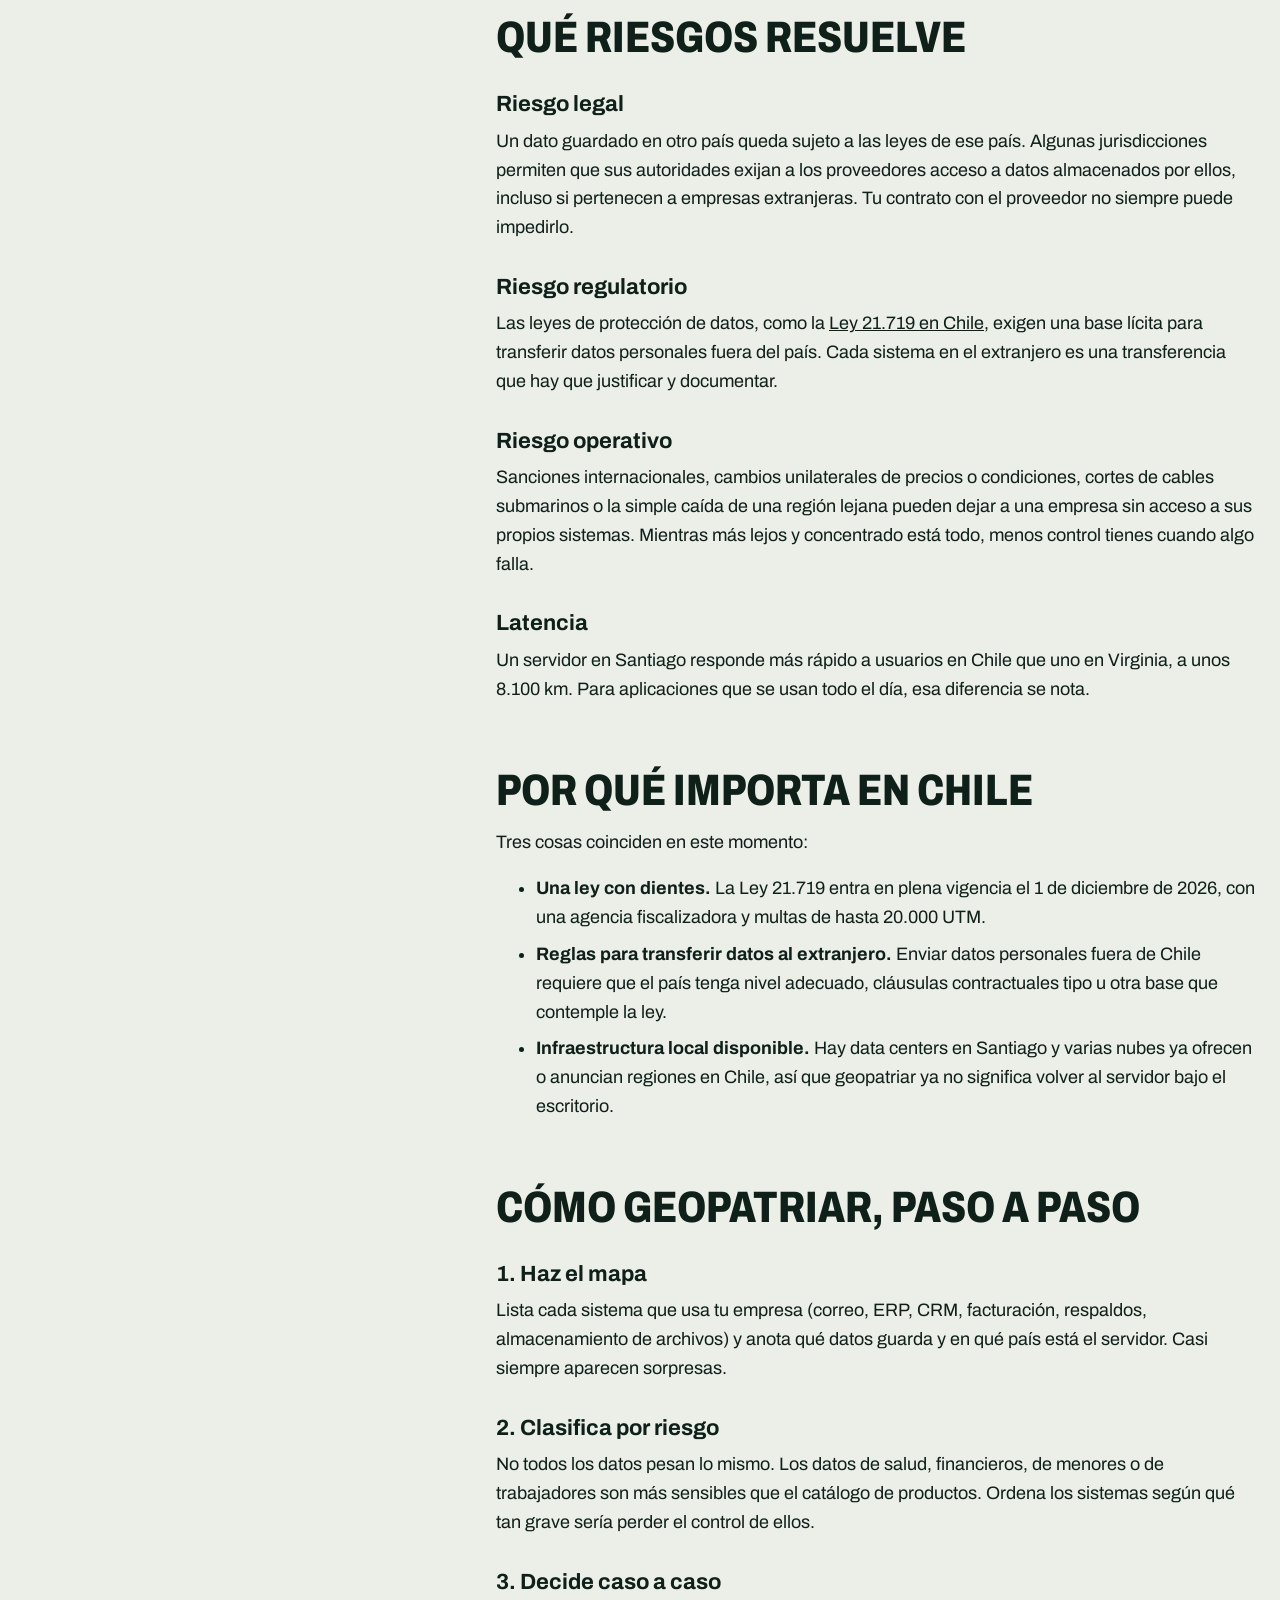
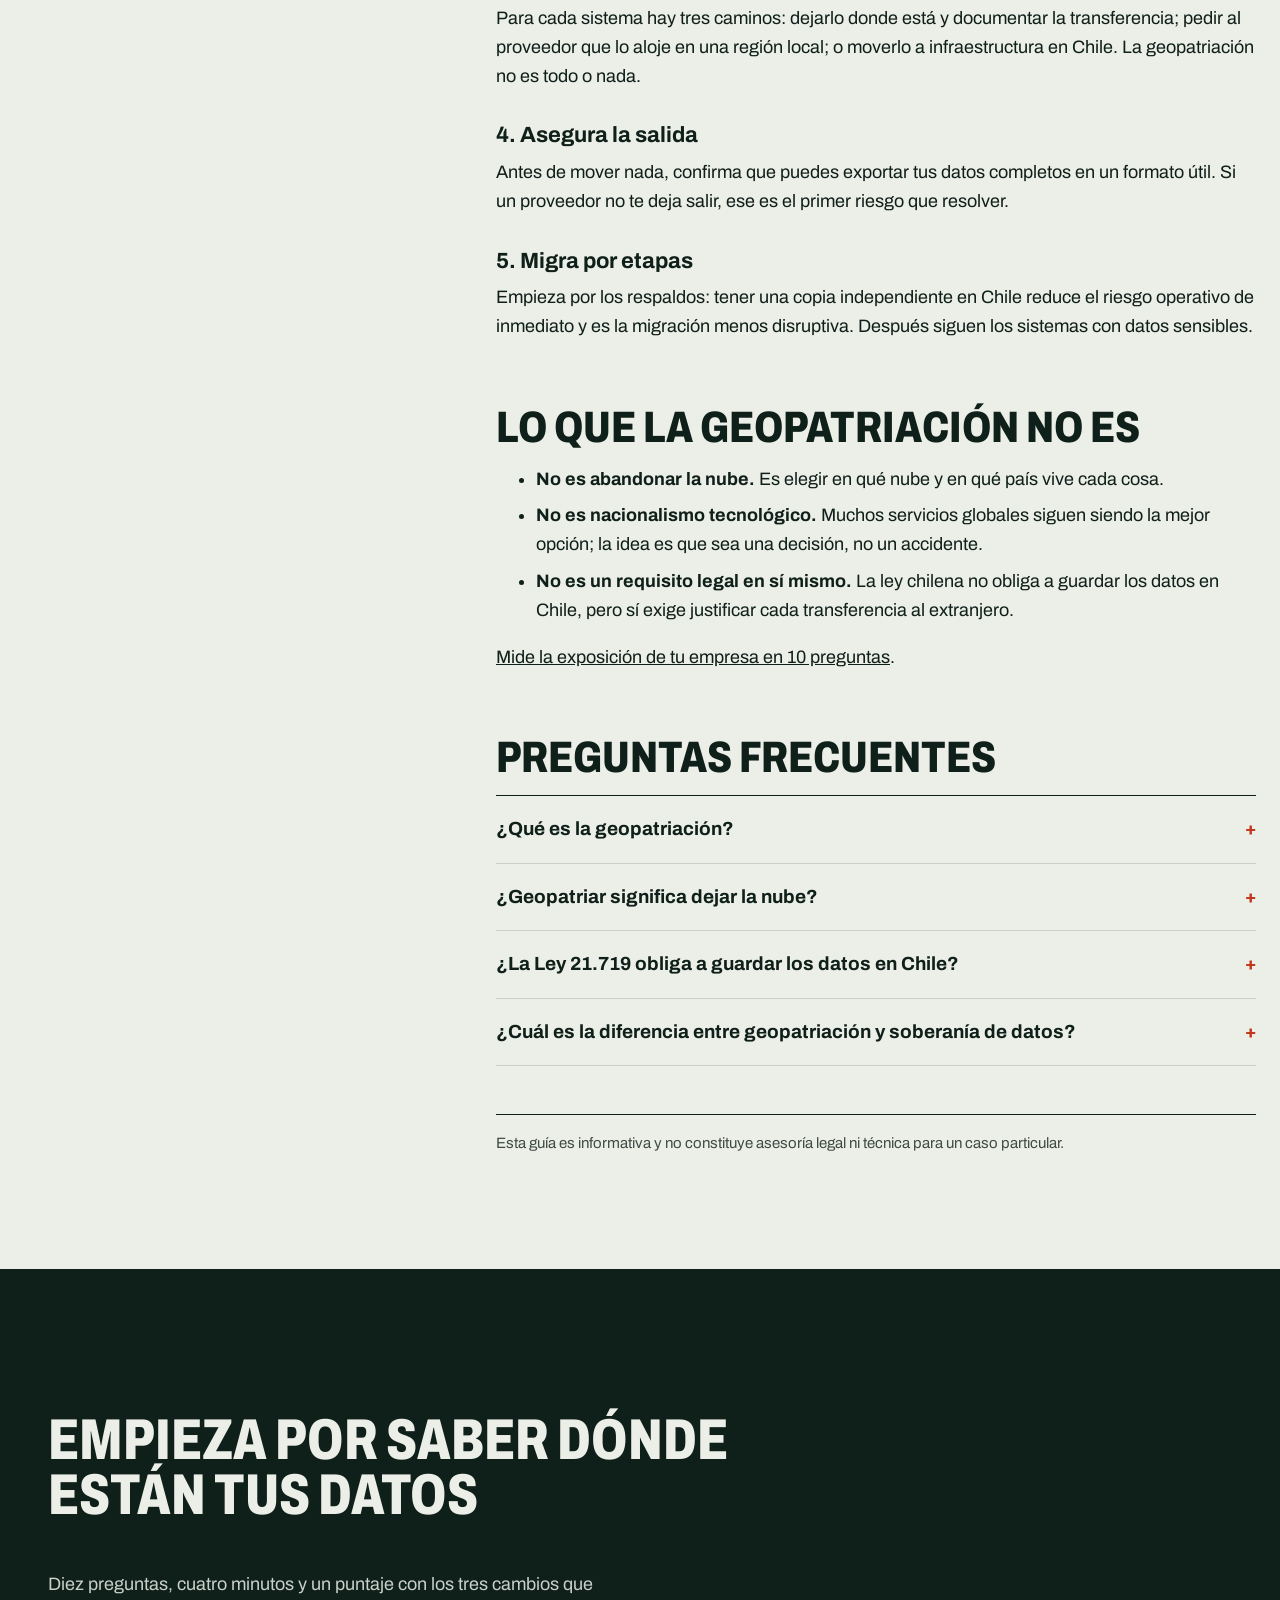
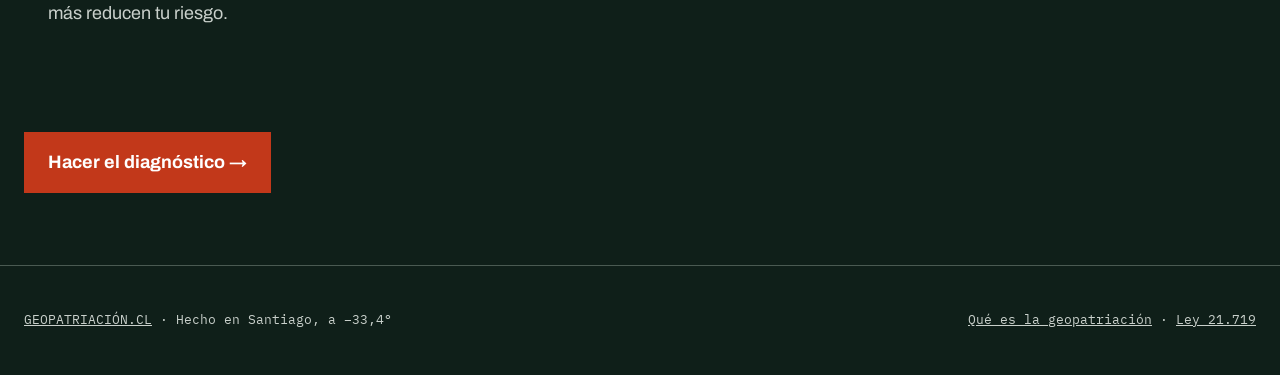
<file: geopatriacion/index.html>
<!doctype html>
<html lang="es">
<head>
<meta charset="utf-8">
<meta name="viewport" content="width=device-width, initial-scale=1">
<title>Geopatriación de datos: qué es y cómo aplicarla en Chile</title>
<meta name="description" content="La geopatriación es traer datos y sistemas desde nubes globales a infraestructura bajo jurisdicción propia. Qué significa, por qué es tendencia en 2026 y cómo aplicarla en una empresa chilena.">
<link rel="canonical" href="https://geopatriacion.cl/geopatriacion/">
<meta property="og:title" content="Geopatriación de datos: qué es y cómo aplicarla en Chile">
<meta property="og:description" content="Traer los datos de vuelta a casa: definición, riesgos que resuelve y pasos para empezar.">
<meta property="og:url" content="https://geopatriacion.cl/geopatriacion/">
<meta property="og:type" content="article">
<meta property="og:locale" content="es_CL">
<meta property="og:site_name" content="Geopatriación">
<meta name="theme-color" content="#0F1F19">
<link rel="icon" href="/favicon.svg" type="image/svg+xml">
<link rel="preconnect" href="https://fonts.googleapis.com">
<link rel="preconnect" href="https://fonts.gstatic.com" crossorigin>
<link href="https://fonts.googleapis.com/css2?family=Archivo:wdth,wght@62..125,400..800&amp;family=IBM+Plex+Mono:wght@400;500;600&amp;display=swap" rel="stylesheet">
<link rel="stylesheet" href="/estilos.css">
<script type="application/ld+json">
{
  "@context": "https://schema.org",
  "@graph": [
    {
      "@type": "Article",
      "headline": "Geopatriación de datos: qué es y cómo aplicarla en Chile",
      "description": "La geopatriación es traer datos y sistemas desde nubes globales a infraestructura bajo jurisdicción propia.",
      "inLanguage": "es-CL",
      "datePublished": "2026-10-21",
      "dateModified": "2026-10-21",
      "mainEntityOfPage": "https://geopatriacion.cl/geopatriacion/",
      "author": {"@type": "Organization", "name": "Geopatriación", "url": "https://geopatriacion.cl/"},
      "publisher": {"@type": "Organization", "name": "Geopatriación", "url": "https://geopatriacion.cl/", "logo": {"@type": "ImageObject", "url": "https://geopatriacion.cl/favicon.svg"}}
    },
    {
      "@type": "DefinedTerm",
      "name": "Geopatriación",
      "alternateName": ["geopatriation", "geopatriación de datos"],
      "description": "Traslado de datos y cargas de trabajo desde nubes globales, percibidas como expuestas a riesgos geopolíticos, hacia infraestructura con mayor soberanía, como nubes locales o regionales.",
      "inLanguage": "es-CL",
      "url": "https://geopatriacion.cl/geopatriacion/"
    },
    {
      "@type": "BreadcrumbList",
      "itemListElement": [
        {"@type": "ListItem", "position": 1, "name": "Inicio", "item": "https://geopatriacion.cl/"},
        {"@type": "ListItem", "position": 2, "name": "Qué es la geopatriación", "item": "https://geopatriacion.cl/geopatriacion/"}
      ]
    },
    {
      "@type": "FAQPage",
      "mainEntity": [
        {"@type": "Question", "name": "¿Qué es la geopatriación?", "acceptedAnswer": {"@type": "Answer", "text": "Es trasladar datos y sistemas desde nubes globales a infraestructura que opera bajo la jurisdicción propia, como un data center local o una región de nube en el país, para reducir riesgos legales, geopolíticos y operativos."}},
        {"@type": "Question", "name": "¿Geopatriar significa dejar la nube?", "acceptedAnswer": {"@type": "Answer", "text": "No. Significa decidir qué datos pueden vivir afuera y cuáles conviene mantener bajo jurisdicción local. Muchas empresas combinan servicios globales con infraestructura en su propio país."}},
        {"@type": "Question", "name": "¿La Ley 21.719 obliga a guardar los datos en Chile?", "acceptedAnswer": {"@type": "Answer", "text": "No obliga a guardarlos en Chile, pero exige una base lícita para cada transferencia internacional de datos personales. Mantener datos en Chile simplifica ese cumplimiento."}}
      ]
    }
  ]
}
</script>
</head>
<body>

<div class="franja"><div><span>HOJA 03 / GEOPATRIACIÓN</span><span>33°27′S 70°40′W · DATUM SIRGAS-Chile</span></div></div>

<header class="cab">
  <a href="/" class="logo"><svg width="28" height="28" viewBox="0 0 28 28" aria-hidden="true"><circle cx="14" cy="14" r="12" fill="none" stroke="#0F1F19" stroke-width="1.5"></circle><line x1="14" y1="0" x2="14" y2="28" stroke="#0F1F19" stroke-width="1.5"></line><line x1="0" y1="14" x2="28" y2="14" stroke="#0F1F19" stroke-width="1.5"></line><circle cx="14" cy="14" r="4" fill="#C2381A"></circle></svg><span>GEOPATRIACIÓN<em>.CL</em></span></a>
  <nav aria-label="Principal">
    <a href="/geopatriacion/" aria-current="page">Qué es</a>
    <a href="/ley-21719/">Ley 21.719</a>
    <a href="/#diagnostico">Diagnóstico</a>
    <a href="/#directorio">Directorio</a>
    <a href="/#diagnostico" class="cta">Medir mi exposición →</a>
  </nav>
</header>

<nav class="migas" aria-label="Ruta"><ol><li><a href="/">Inicio</a></li><li>Qué es la geopatriación</li></ol></nav>

<section class="portada">
  <div>
    <p class="etiqueta">● DEFINICIÓN Y GUÍA PRÁCTICA</p>
    <h1>Geopatriación de datos</h1>
    <p class="bajada">Traer los datos y sistemas de tu empresa desde nubes globales a infraestructura bajo jurisdicción propia. Qué significa, por qué se volvió tendencia y cómo aplicarla en Chile sin abandonar la nube.</p>
    <p class="meta">Actualizado el 21 de octubre de 2026 · Lectura de 6 minutos</p>
  </div>
</section>

<div class="cuerpo">
  <nav class="indice" aria-label="Contenido">
    <p>CONTENIDO</p>
    <ol>
      <li><a href="#definicion">Definición</a></li>
      <li><a href="#origen">De dónde viene el término</a></li>
      <li><a href="#riesgos">Qué riesgos resuelve</a></li>
      <li><a href="#chile">Por qué importa en Chile</a></li>
      <li><a href="#pasos">Cómo geopatriar, paso a paso</a></li>
      <li><a href="#no-es">Lo que no es</a></li>
      <li><a href="#preguntas">Preguntas frecuentes</a></li>
    </ol>
  </nav>

  <article>
    <div class="resumen">
      <p>DEFINICIÓN</p>
      <p><strong>geo·pa·tria·ción</strong> <span class="mono" style="font-size:14px;color:#3F4B45">s. f. · del ingl. <em>geopatriation</em></span></p>
      <p>Traslado de datos y cargas de trabajo desde nubes globales hacia infraestructura con mayor soberanía, como un data center local o una región de nube en el propio país, para reducir riesgos legales, geopolíticos y operativos.</p>
    </div>

    <h2 id="definicion">Qué es la geopatriación</h2>
    <p>Durante quince años la regla fue simple: subir todo a la nube y no preguntar dónde quedaba. La geopatriación es la corrección de esa regla. Consiste en revisar dónde está físicamente cada dato y cada sistema, y traer de vuelta, a infraestructura bajo la jurisdicción propia, aquello cuyo riesgo no conviene tener afuera.</p>
    <p>La palabra combina <em>geo</em> (lugar) y <em>repatriación</em> (volver a la patria). Se usa sobre todo para datos y aplicaciones que hoy viven en las grandes nubes públicas de Estados Unidos o Europa.</p>

    <h2 id="origen">De dónde viene el término</h2>
    <p>El término en inglés, <em>geopatriation</em>, lo popularizó la consultora Gartner al incluirlo entre sus diez tendencias tecnológicas estratégicas para 2026. Gartner lo describe como el traslado de cargas de trabajo desde nubes públicas percibidas como expuestas a riesgos geopolíticos hacia entornos con mayor soberanía, como proveedores de nube regionales o soberanos.</p>
    <p>El impulso viene de Europa, donde gobiernos y empresas buscan reducir su dependencia de proveedores sujetos a leyes extranjeras. Pero la lógica aplica a cualquier país que tenga su propia ley de datos, y Chile acaba de sumarse a ese grupo.</p>

    <h2 id="riesgos">Qué riesgos resuelve</h2>
    <h3>Riesgo legal</h3>
    <p>Un dato guardado en otro país queda sujeto a las leyes de ese país. Algunas jurisdicciones permiten que sus autoridades exijan a los proveedores acceso a datos almacenados por ellos, incluso si pertenecen a empresas extranjeras. Tu contrato con el proveedor no siempre puede impedirlo.</p>
    <h3>Riesgo regulatorio</h3>
    <p>Las leyes de protección de datos, como la <a href="/ley-21719/">Ley 21.719 en Chile</a>, exigen una base lícita para transferir datos personales fuera del país. Cada sistema en el extranjero es una transferencia que hay que justificar y documentar.</p>
    <h3>Riesgo operativo</h3>
    <p>Sanciones internacionales, cambios unilaterales de precios o condiciones, cortes de cables submarinos o la simple caída de una región lejana pueden dejar a una empresa sin acceso a sus propios sistemas. Mientras más lejos y concentrado está todo, menos control tienes cuando algo falla.</p>
    <h3>Latencia</h3>
    <p>Un servidor en Santiago responde más rápido a usuarios en Chile que uno en Virginia, a unos 8.100 km. Para aplicaciones que se usan todo el día, esa diferencia se nota.</p>

    <h2 id="chile">Por qué importa en Chile</h2>
    <p>Tres cosas coinciden en este momento:</p>
    <ul>
      <li><strong>Una ley con dientes.</strong> La Ley 21.719 entra en plena vigencia el 1 de diciembre de 2026, con una agencia fiscalizadora y multas de hasta 20.000 UTM.</li>
      <li><strong>Reglas para transferir datos al extranjero.</strong> Enviar datos personales fuera de Chile requiere que el país tenga nivel adecuado, cláusulas contractuales tipo u otra base que contemple la ley.</li>
      <li><strong>Infraestructura local disponible.</strong> Hay data centers en Santiago y varias nubes ya ofrecen o anuncian regiones en Chile, así que geopatriar ya no significa volver al servidor bajo el escritorio.</li>
    </ul>

    <h2 id="pasos">Cómo geopatriar, paso a paso</h2>
    <h3>1. Haz el mapa</h3>
    <p>Lista cada sistema que usa tu empresa (correo, ERP, CRM, facturación, respaldos, almacenamiento de archivos) y anota qué datos guarda y en qué país está el servidor. Casi siempre aparecen sorpresas.</p>
    <h3>2. Clasifica por riesgo</h3>
    <p>No todos los datos pesan lo mismo. Los datos de salud, financieros, de menores o de trabajadores son más sensibles que el catálogo de productos. Ordena los sistemas según qué tan grave sería perder el control de ellos.</p>
    <h3>3. Decide caso a caso</h3>
    <p>Para cada sistema hay tres caminos: dejarlo donde está y documentar la transferencia; pedir al proveedor que lo aloje en una región local; o moverlo a infraestructura en Chile. La geopatriación no es todo o nada.</p>
    <h3>4. Asegura la salida</h3>
    <p>Antes de mover nada, confirma que puedes exportar tus datos completos en un formato útil. Si un proveedor no te deja salir, ese es el primer riesgo que resolver.</p>
    <h3>5. Migra por etapas</h3>
    <p>Empieza por los respaldos: tener una copia independiente en Chile reduce el riesgo operativo de inmediato y es la migración menos disruptiva. Después siguen los sistemas con datos sensibles.</p>

    <h2 id="no-es">Lo que la geopatriación no es</h2>
    <ul>
      <li><strong>No es abandonar la nube.</strong> Es elegir en qué nube y en qué país vive cada cosa.</li>
      <li><strong>No es nacionalismo tecnológico.</strong> Muchos servicios globales siguen siendo la mejor opción; la idea es que sea una decisión, no un accidente.</li>
      <li><strong>No es un requisito legal en sí mismo.</strong> La ley chilena no obliga a guardar los datos en Chile, pero sí exige justificar cada transferencia al extranjero.</li>
    </ul>
    <p><a href="/#diagnostico">Mide la exposición de tu empresa en 10 preguntas</a>.</p>

    <h2 id="preguntas">Preguntas frecuentes</h2>
    <details>
      <summary>¿Qué es la geopatriación?</summary>
      <p>Es trasladar datos y sistemas desde nubes globales a infraestructura que opera bajo la jurisdicción propia, como un data center local o una región de nube en el país, para reducir riesgos legales, geopolíticos y operativos.</p>
    </details>
    <details>
      <summary>¿Geopatriar significa dejar la nube?</summary>
      <p>No. Significa decidir qué datos pueden vivir afuera y cuáles conviene mantener bajo jurisdicción local. Muchas empresas combinan servicios globales con infraestructura en su propio país.</p>
    </details>
    <details>
      <summary>¿La Ley 21.719 obliga a guardar los datos en Chile?</summary>
      <p>No obliga, pero exige una base lícita para cada transferencia internacional de datos personales. Mantener datos en Chile simplifica ese cumplimiento. <a href="/ley-21719/#transferencias">Más sobre transferencias internacionales</a>.</p>
    </details>
    <details>
      <summary>¿Cuál es la diferencia entre geopatriación y soberanía de datos?</summary>
      <p>La soberanía de datos es el principio: los datos quedan sujetos a las leyes del lugar donde se guardan. La geopatriación es la acción: mover los datos para que queden bajo la jurisdicción que tú eliges.</p>
    </details>

    <p class="nota">Esta guía es informativa y no constituye asesoría legal ni técnica para un caso particular.</p>
  </article>
</div>

<section class="llamado">
  <div>
    <div>
      <h2>Empieza por saber dónde están tus datos</h2>
      <p>Diez preguntas, cuatro minutos y un puntaje con los tres cambios que más reducen tu riesgo.</p>
    </div>
    <a href="/#diagnostico" class="boton">Hacer el diagnóstico →</a>
  </div>
</section>

<footer class="pie"><div><span><a href="/">GEOPATRIACIÓN.CL</a> · Hecho en Santiago, a −33,4°</span><span><a href="/geopatriacion/">Qué es la geopatriación</a> · <a href="/ley-21719/">Ley 21.719</a></span></div></footer>

</body>
</html>
</file>
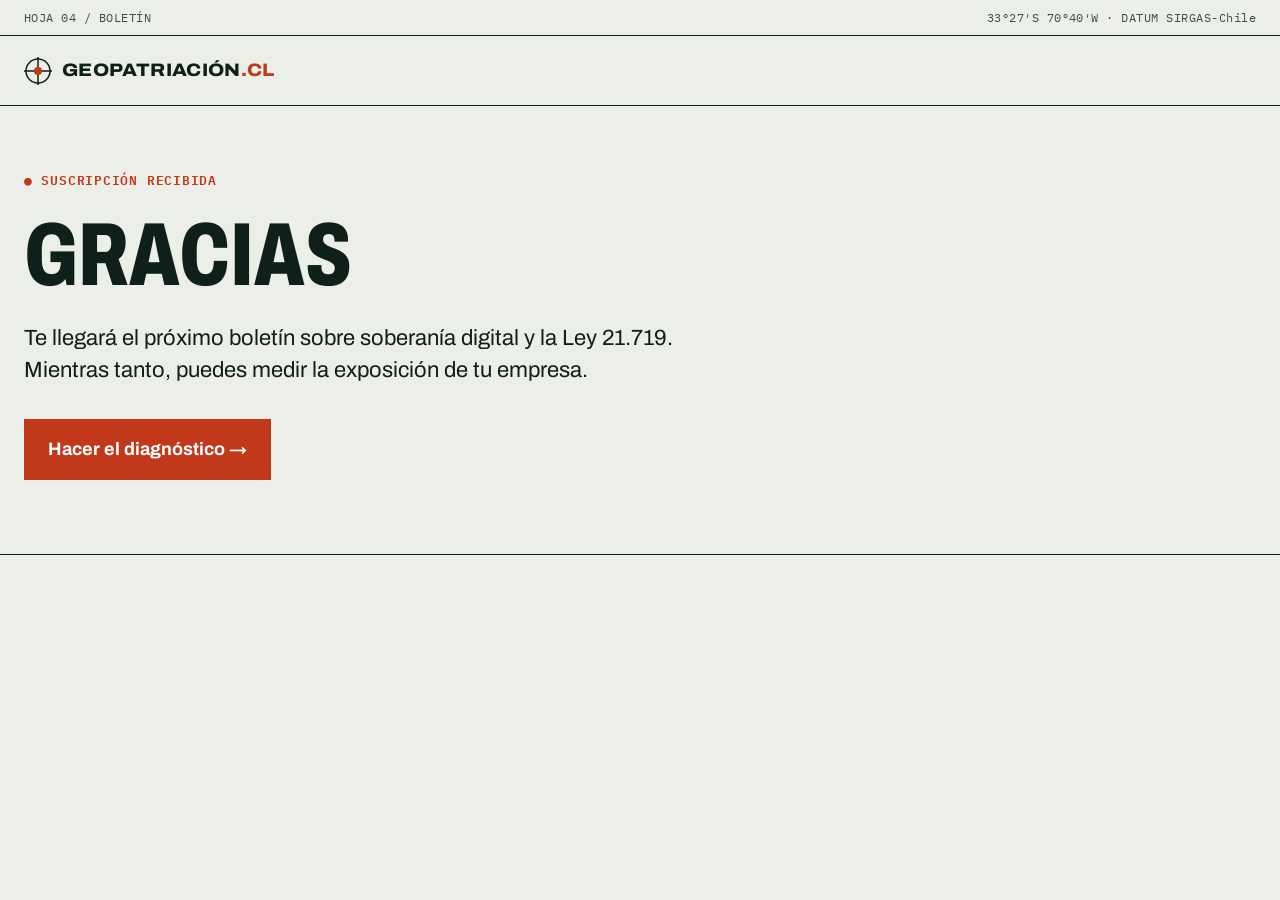
<file: gracias/index.html>
<!doctype html>
<html lang="es">
<head>
<meta charset="utf-8">
<meta name="viewport" content="width=device-width, initial-scale=1">
<title>Suscripción recibida · Geopatriación</title>
<meta name="robots" content="noindex">
<link rel="icon" href="/favicon.svg" type="image/svg+xml">
<link rel="preconnect" href="https://fonts.googleapis.com">
<link rel="preconnect" href="https://fonts.gstatic.com" crossorigin>
<link href="https://fonts.googleapis.com/css2?family=Archivo:wdth,wght@62..125,400..800&amp;family=IBM+Plex+Mono:wght@400;500;600&amp;display=swap" rel="stylesheet">
<link rel="stylesheet" href="/estilos.css">
</head>
<body>
<div class="franja"><div><span>HOJA 04 / BOLETÍN</span><span>33°27′S 70°40′W · DATUM SIRGAS-Chile</span></div></div>
<header class="cab">
  <a href="/" class="logo"><svg width="28" height="28" viewBox="0 0 28 28" aria-hidden="true"><circle cx="14" cy="14" r="12" fill="none" stroke="#0F1F19" stroke-width="1.5"></circle><line x1="14" y1="0" x2="14" y2="28" stroke="#0F1F19" stroke-width="1.5"></line><line x1="0" y1="14" x2="28" y2="14" stroke="#0F1F19" stroke-width="1.5"></line><circle cx="14" cy="14" r="4" fill="#C2381A"></circle></svg><span>GEOPATRIACIÓN<em>.CL</em></span></a>
</header>
<section class="portada">
  <div>
    <p class="etiqueta">● SUSCRIPCIÓN RECIBIDA</p>
    <h1>Gracias</h1>
    <p class="bajada">Te llegará el próximo boletín sobre soberanía digital y la Ley 21.719. Mientras tanto, puedes medir la exposición de tu empresa.</p>
    <p style="margin-top: 32px"><a href="/#diagnostico" class="boton">Hacer el diagnóstico →</a></p>
  </div>
</section>
</body>
</html>
</file>
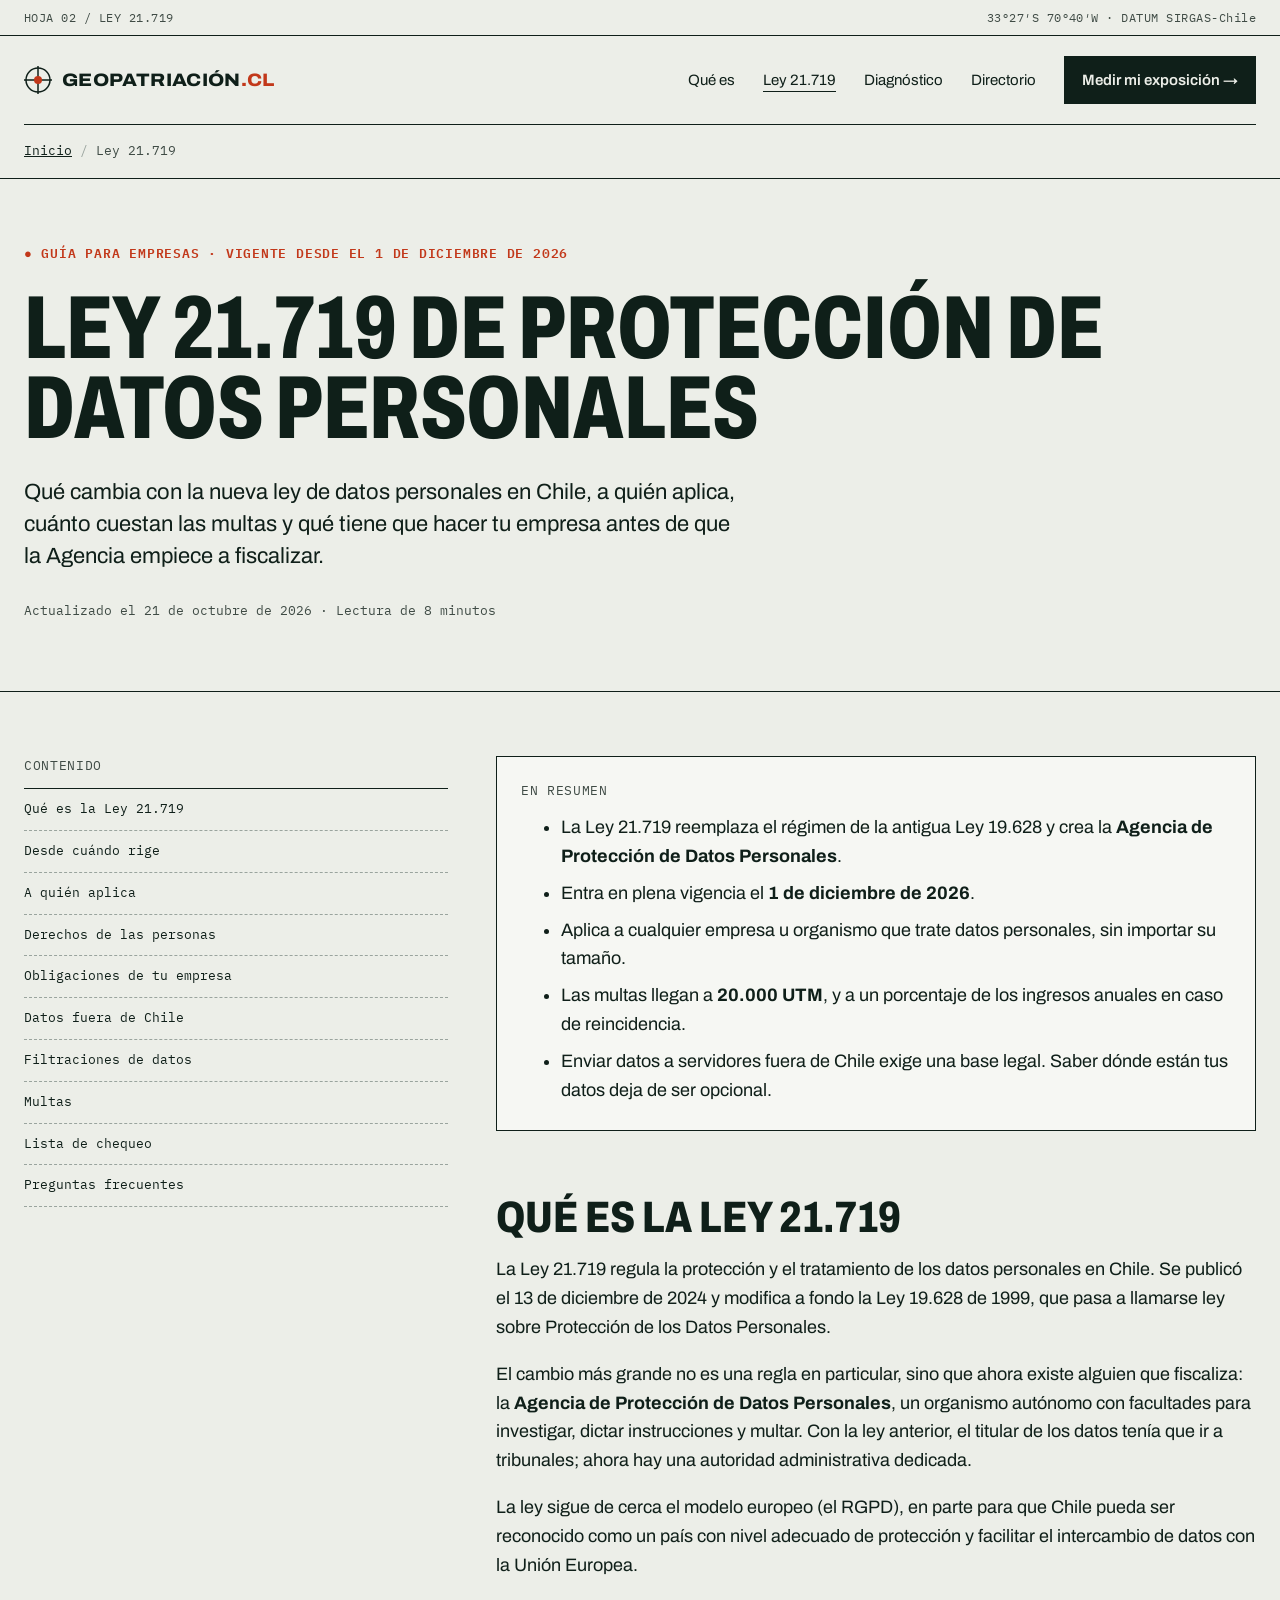
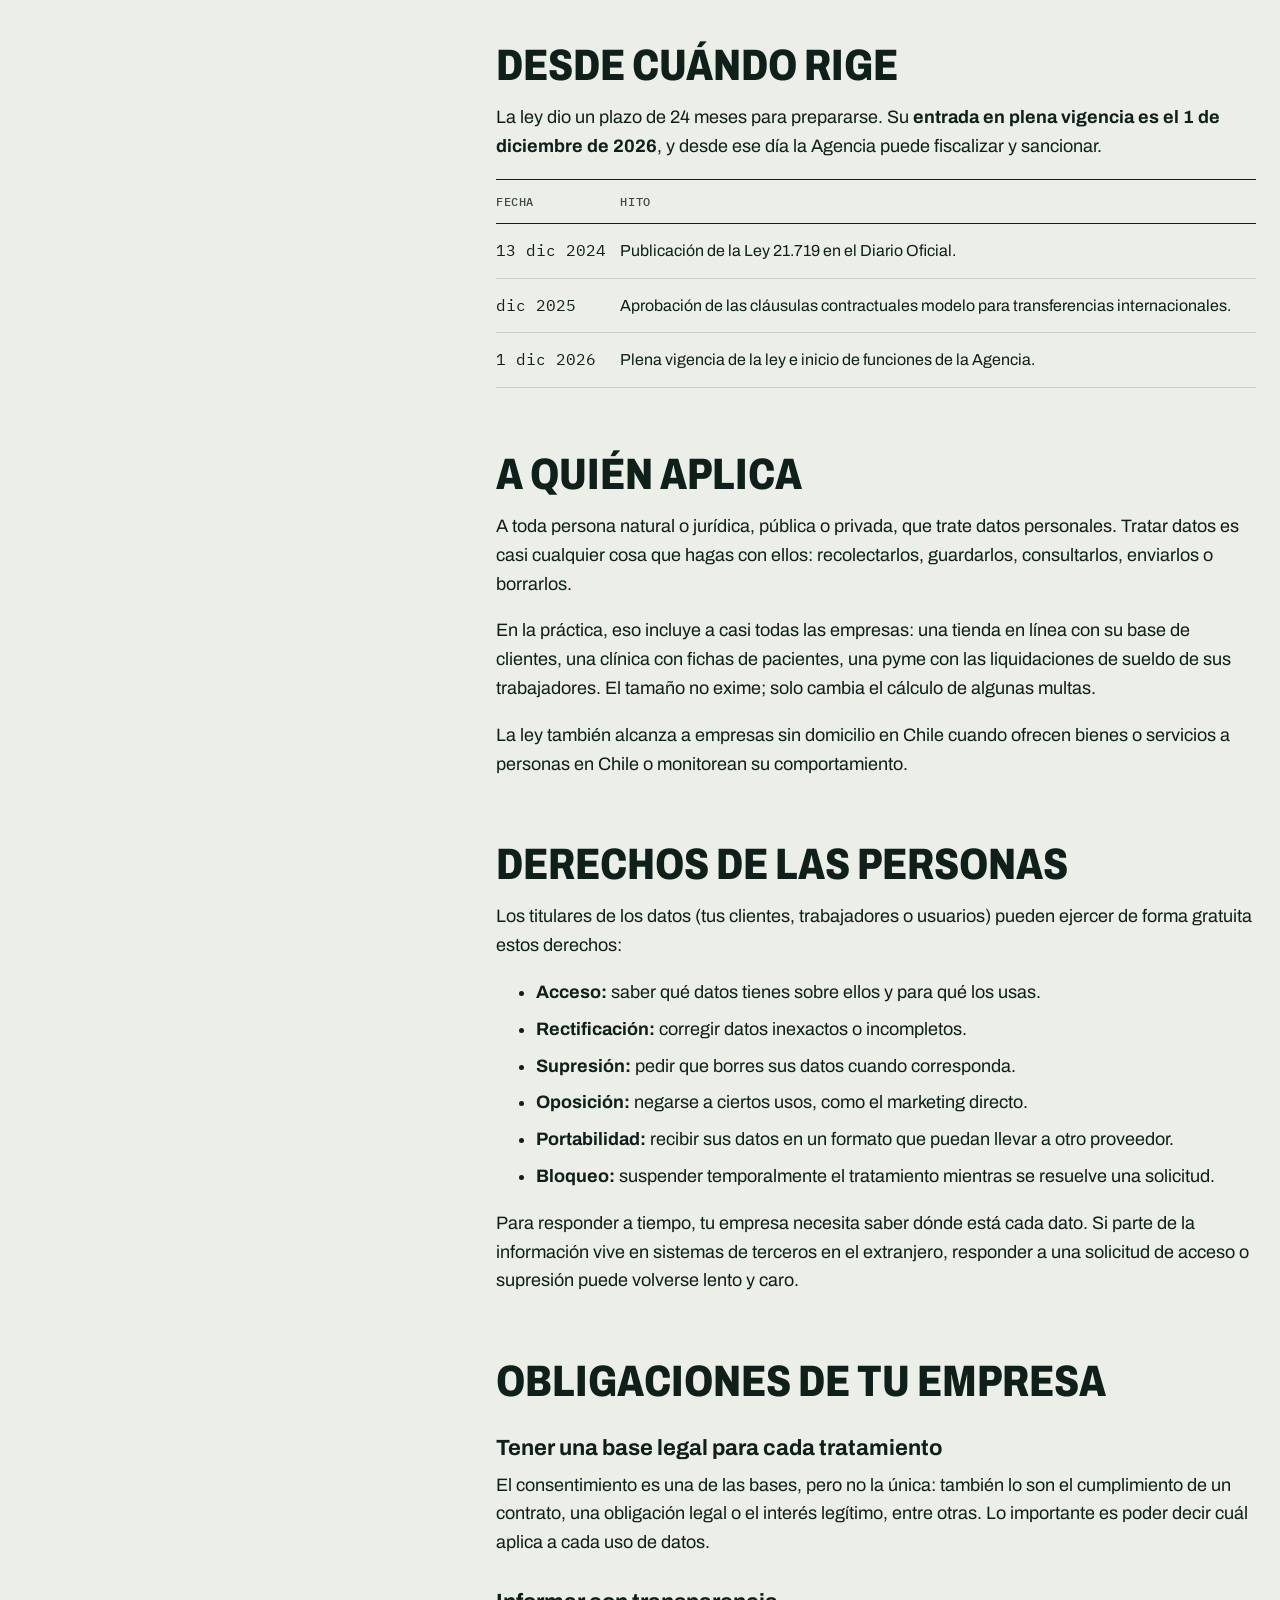
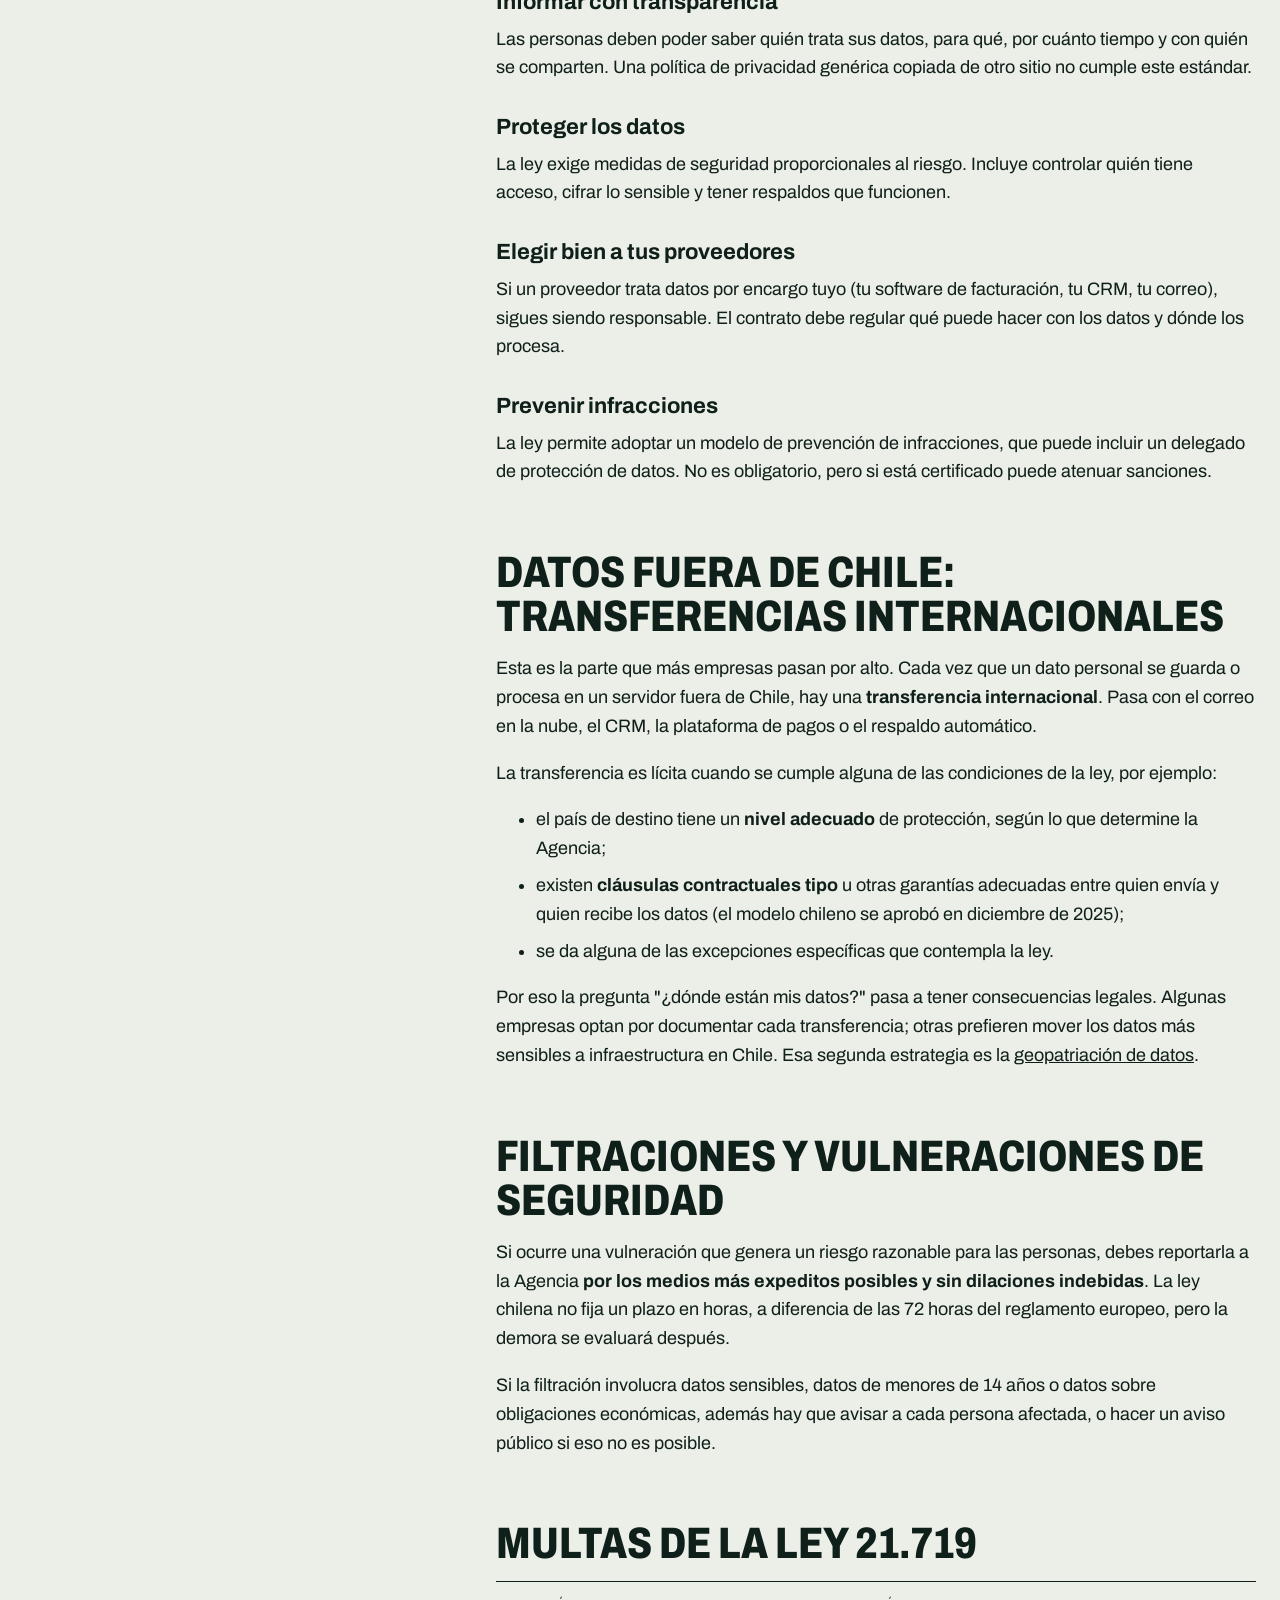
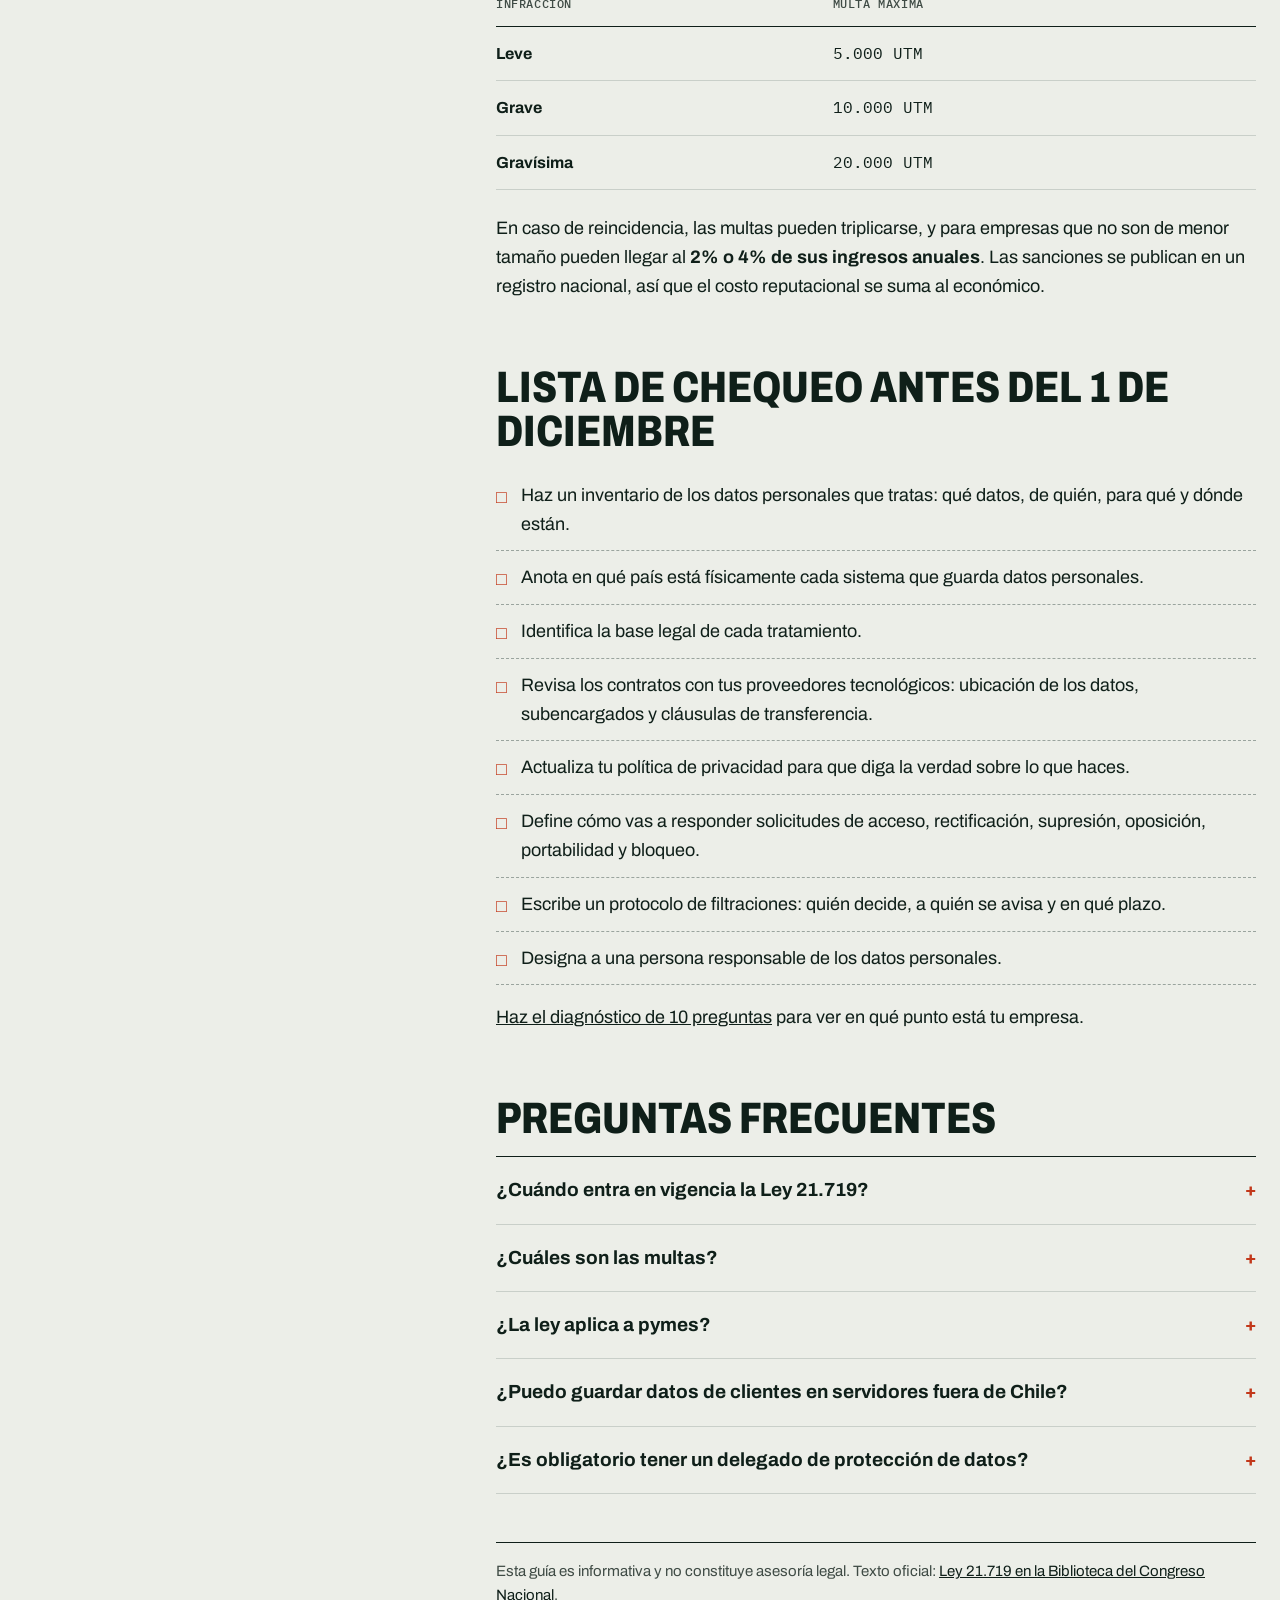
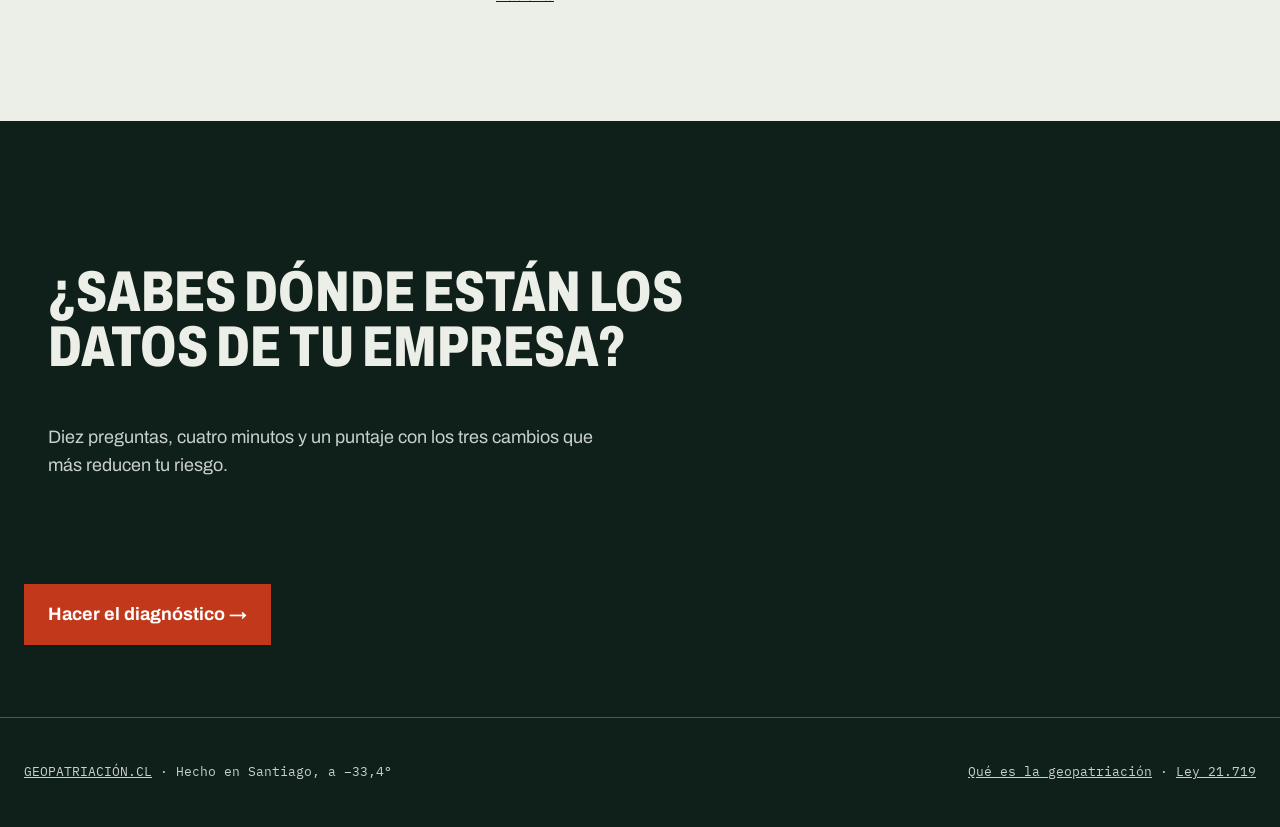
<file: ley-21719/index.html>
<!doctype html>
<html lang="es">
<head>
<meta charset="utf-8">
<meta name="viewport" content="width=device-width, initial-scale=1">
<title>Ley 21.719 de protección de datos personales: guía para empresas (2026)</title>
<meta name="description" content="Qué exige la nueva Ley 21.719 de protección de datos personales en Chile, desde cuándo rige (1 de diciembre de 2026), multas, transferencias internacionales y una lista de chequeo para tu empresa.">
<link rel="canonical" href="https://geopatriacion.cl/ley-21719/">
<meta property="og:title" content="Ley 21.719: la nueva ley de protección de datos personales, explicada">
<meta property="og:description" content="Plazos, obligaciones, multas y una lista de chequeo para empresas chilenas.">
<meta property="og:url" content="https://geopatriacion.cl/ley-21719/">
<meta property="og:type" content="article">
<meta property="og:locale" content="es_CL">
<meta property="og:site_name" content="Geopatriación">
<meta name="theme-color" content="#0F1F19">
<link rel="icon" href="/favicon.svg" type="image/svg+xml">
<link rel="preconnect" href="https://fonts.googleapis.com">
<link rel="preconnect" href="https://fonts.gstatic.com" crossorigin>
<link href="https://fonts.googleapis.com/css2?family=Archivo:wdth,wght@62..125,400..800&amp;family=IBM+Plex+Mono:wght@400;500;600&amp;display=swap" rel="stylesheet">
<link rel="stylesheet" href="/estilos.css">
<script type="application/ld+json">
{
  "@context": "https://schema.org",
  "@graph": [
    {
      "@type": "Article",
      "headline": "Ley 21.719 de protección de datos personales: guía para empresas",
      "description": "Qué exige la nueva Ley 21.719 de protección de datos personales en Chile, desde cuándo rige, multas, transferencias internacionales y una lista de chequeo para empresas.",
      "inLanguage": "es-CL",
      "datePublished": "2026-10-21",
      "dateModified": "2026-10-21",
      "mainEntityOfPage": "https://geopatriacion.cl/ley-21719/",
      "author": {"@type": "Organization", "name": "Geopatriación", "url": "https://geopatriacion.cl/"},
      "publisher": {"@type": "Organization", "name": "Geopatriación", "url": "https://geopatriacion.cl/", "logo": {"@type": "ImageObject", "url": "https://geopatriacion.cl/favicon.svg"}},
      "about": [{"@type": "Legislation", "name": "Ley 21.719", "legislationIdentifier": "Ley 21.719", "legislationJurisdiction": "CL", "url": "https://www.bcn.cl/leychile/navegar?idNorma=1209272"}]
    },
    {
      "@type": "BreadcrumbList",
      "itemListElement": [
        {"@type": "ListItem", "position": 1, "name": "Inicio", "item": "https://geopatriacion.cl/"},
        {"@type": "ListItem", "position": 2, "name": "Ley 21.719", "item": "https://geopatriacion.cl/ley-21719/"}
      ]
    },
    {
      "@type": "FAQPage",
      "mainEntity": [
        {"@type": "Question", "name": "¿Cuándo entra en vigencia la Ley 21.719?", "acceptedAnswer": {"@type": "Answer", "text": "La Ley 21.719 se publicó el 13 de diciembre de 2024 y entra en plena vigencia el 1 de diciembre de 2026. Desde esa fecha la Agencia de Protección de Datos Personales puede fiscalizar y sancionar."}},
        {"@type": "Question", "name": "¿Cuáles son las multas de la Ley 21.719?", "acceptedAnswer": {"@type": "Answer", "text": "Las infracciones leves tienen multas de hasta 5.000 UTM, las graves hasta 10.000 UTM y las gravísimas hasta 20.000 UTM. En caso de reincidencia, las empresas que no son de menor tamaño pueden recibir multas de hasta el 2% o el 4% de sus ingresos anuales."}},
        {"@type": "Question", "name": "¿La Ley 21.719 aplica a pymes?", "acceptedAnswer": {"@type": "Answer", "text": "Sí. Aplica a toda persona o empresa que trate datos personales, sin importar su tamaño. Lo que cambia según el tamaño es el cálculo de algunas multas y la exigencia práctica de ciertas medidas."}},
        {"@type": "Question", "name": "¿Puedo guardar datos de clientes chilenos en servidores fuera de Chile?", "acceptedAnswer": {"@type": "Answer", "text": "Sí, pero la transferencia internacional debe tener una base lícita: que el país de destino tenga un nivel adecuado de protección, que existan cláusulas contractuales tipo u otras garantías, o alguna de las excepciones que contempla la ley. Por eso conviene saber en qué país está cada sistema."}}
      ]
    }
  ]
}
</script>
</head>
<body>

<div class="franja"><div><span>HOJA 02 / LEY 21.719</span><span>33°27′S 70°40′W · DATUM SIRGAS-Chile</span></div></div>

<header class="cab">
  <a href="/" class="logo"><svg width="28" height="28" viewBox="0 0 28 28" aria-hidden="true"><circle cx="14" cy="14" r="12" fill="none" stroke="#0F1F19" stroke-width="1.5"></circle><line x1="14" y1="0" x2="14" y2="28" stroke="#0F1F19" stroke-width="1.5"></line><line x1="0" y1="14" x2="28" y2="14" stroke="#0F1F19" stroke-width="1.5"></line><circle cx="14" cy="14" r="4" fill="#C2381A"></circle></svg><span>GEOPATRIACIÓN<em>.CL</em></span></a>
  <nav aria-label="Principal">
    <a href="/geopatriacion/">Qué es</a>
    <a href="/ley-21719/" aria-current="page">Ley 21.719</a>
    <a href="/#diagnostico">Diagnóstico</a>
    <a href="/#directorio">Directorio</a>
    <a href="/#diagnostico" class="cta">Medir mi exposición →</a>
  </nav>
</header>

<nav class="migas" aria-label="Ruta"><ol><li><a href="/">Inicio</a></li><li>Ley 21.719</li></ol></nav>

<section class="portada">
  <div>
    <p class="etiqueta">● GUÍA PARA EMPRESAS · VIGENTE DESDE EL 1 DE DICIEMBRE DE 2026</p>
    <h1>Ley 21.719 de protección de datos personales</h1>
    <p class="bajada">Qué cambia con la nueva ley de datos personales en Chile, a quién aplica, cuánto cuestan las multas y qué tiene que hacer tu empresa antes de que la Agencia empiece a fiscalizar.</p>
    <p class="meta">Actualizado el 21 de octubre de 2026 · Lectura de 8 minutos</p>
  </div>
</section>

<div class="cuerpo">
  <nav class="indice" aria-label="Contenido">
    <p>CONTENIDO</p>
    <ol>
      <li><a href="#que-es">Qué es la Ley 21.719</a></li>
      <li><a href="#vigencia">Desde cuándo rige</a></li>
      <li><a href="#a-quien">A quién aplica</a></li>
      <li><a href="#derechos">Derechos de las personas</a></li>
      <li><a href="#obligaciones">Obligaciones de tu empresa</a></li>
      <li><a href="#transferencias">Datos fuera de Chile</a></li>
      <li><a href="#filtraciones">Filtraciones de datos</a></li>
      <li><a href="#multas">Multas</a></li>
      <li><a href="#checklist">Lista de chequeo</a></li>
      <li><a href="#preguntas">Preguntas frecuentes</a></li>
    </ol>
  </nav>

  <article>
    <div class="resumen">
      <p>EN RESUMEN</p>
      <ul>
        <li>La Ley 21.719 reemplaza el régimen de la antigua Ley 19.628 y crea la <strong>Agencia de Protección de Datos Personales</strong>.</li>
        <li>Entra en plena vigencia el <strong>1 de diciembre de 2026</strong>.</li>
        <li>Aplica a cualquier empresa u organismo que trate datos personales, sin importar su tamaño.</li>
        <li>Las multas llegan a <strong>20.000 UTM</strong>, y a un porcentaje de los ingresos anuales en caso de reincidencia.</li>
        <li>Enviar datos a servidores fuera de Chile exige una base legal. Saber dónde están tus datos deja de ser opcional.</li>
      </ul>
    </div>

    <h2 id="que-es">Qué es la Ley 21.719</h2>
    <p>La Ley 21.719 regula la protección y el tratamiento de los datos personales en Chile. Se publicó el 13 de diciembre de 2024 y modifica a fondo la Ley 19.628 de 1999, que pasa a llamarse ley sobre Protección de los Datos Personales.</p>
    <p>El cambio más grande no es una regla en particular, sino que ahora existe alguien que fiscaliza: la <strong>Agencia de Protección de Datos Personales</strong>, un organismo autónomo con facultades para investigar, dictar instrucciones y multar. Con la ley anterior, el titular de los datos tenía que ir a tribunales; ahora hay una autoridad administrativa dedicada.</p>
    <p>La ley sigue de cerca el modelo europeo (el RGPD), en parte para que Chile pueda ser reconocido como un país con nivel adecuado de protección y facilitar el intercambio de datos con la Unión Europea.</p>

    <h2 id="vigencia">Desde cuándo rige</h2>
    <p>La ley dio un plazo de 24 meses para prepararse. Su <strong>entrada en plena vigencia es el 1 de diciembre de 2026</strong>, y desde ese día la Agencia puede fiscalizar y sancionar.</p>
    <div class="tabla">
      <table>
        <thead><tr><th scope="col">FECHA</th><th scope="col">HITO</th></tr></thead>
        <tbody>
          <tr><td class="mono">13 dic 2024</td><td>Publicación de la Ley 21.719 en el Diario Oficial.</td></tr>
          <tr><td class="mono">dic 2025</td><td>Aprobación de las cláusulas contractuales modelo para transferencias internacionales.</td></tr>
          <tr><td class="mono">1 dic 2026</td><td>Plena vigencia de la ley e inicio de funciones de la Agencia.</td></tr>
        </tbody>
      </table>
    </div>

    <h2 id="a-quien">A quién aplica</h2>
    <p>A toda persona natural o jurídica, pública o privada, que trate datos personales. Tratar datos es casi cualquier cosa que hagas con ellos: recolectarlos, guardarlos, consultarlos, enviarlos o borrarlos.</p>
    <p>En la práctica, eso incluye a casi todas las empresas: una tienda en línea con su base de clientes, una clínica con fichas de pacientes, una pyme con las liquidaciones de sueldo de sus trabajadores. El tamaño no exime; solo cambia el cálculo de algunas multas.</p>
    <p>La ley también alcanza a empresas sin domicilio en Chile cuando ofrecen bienes o servicios a personas en Chile o monitorean su comportamiento.</p>

    <h2 id="derechos">Derechos de las personas</h2>
    <p>Los titulares de los datos (tus clientes, trabajadores o usuarios) pueden ejercer de forma gratuita estos derechos:</p>
    <ul>
      <li><strong>Acceso:</strong> saber qué datos tienes sobre ellos y para qué los usas.</li>
      <li><strong>Rectificación:</strong> corregir datos inexactos o incompletos.</li>
      <li><strong>Supresión:</strong> pedir que borres sus datos cuando corresponda.</li>
      <li><strong>Oposición:</strong> negarse a ciertos usos, como el marketing directo.</li>
      <li><strong>Portabilidad:</strong> recibir sus datos en un formato que puedan llevar a otro proveedor.</li>
      <li><strong>Bloqueo:</strong> suspender temporalmente el tratamiento mientras se resuelve una solicitud.</li>
    </ul>
    <p>Para responder a tiempo, tu empresa necesita saber dónde está cada dato. Si parte de la información vive en sistemas de terceros en el extranjero, responder a una solicitud de acceso o supresión puede volverse lento y caro.</p>

    <h2 id="obligaciones">Obligaciones de tu empresa</h2>
    <h3>Tener una base legal para cada tratamiento</h3>
    <p>El consentimiento es una de las bases, pero no la única: también lo son el cumplimiento de un contrato, una obligación legal o el interés legítimo, entre otras. Lo importante es poder decir cuál aplica a cada uso de datos.</p>
    <h3>Informar con transparencia</h3>
    <p>Las personas deben poder saber quién trata sus datos, para qué, por cuánto tiempo y con quién se comparten. Una política de privacidad genérica copiada de otro sitio no cumple este estándar.</p>
    <h3>Proteger los datos</h3>
    <p>La ley exige medidas de seguridad proporcionales al riesgo. Incluye controlar quién tiene acceso, cifrar lo sensible y tener respaldos que funcionen.</p>
    <h3>Elegir bien a tus proveedores</h3>
    <p>Si un proveedor trata datos por encargo tuyo (tu software de facturación, tu CRM, tu correo), sigues siendo responsable. El contrato debe regular qué puede hacer con los datos y dónde los procesa.</p>
    <h3>Prevenir infracciones</h3>
    <p>La ley permite adoptar un modelo de prevención de infracciones, que puede incluir un delegado de protección de datos. No es obligatorio, pero si está certificado puede atenuar sanciones.</p>

    <h2 id="transferencias">Datos fuera de Chile: transferencias internacionales</h2>
    <p>Esta es la parte que más empresas pasan por alto. Cada vez que un dato personal se guarda o procesa en un servidor fuera de Chile, hay una <strong>transferencia internacional</strong>. Pasa con el correo en la nube, el CRM, la plataforma de pagos o el respaldo automático.</p>
    <p>La transferencia es lícita cuando se cumple alguna de las condiciones de la ley, por ejemplo:</p>
    <ul>
      <li>el país de destino tiene un <strong>nivel adecuado</strong> de protección, según lo que determine la Agencia;</li>
      <li>existen <strong>cláusulas contractuales tipo</strong> u otras garantías adecuadas entre quien envía y quien recibe los datos (el modelo chileno se aprobó en diciembre de 2025);</li>
      <li>se da alguna de las excepciones específicas que contempla la ley.</li>
    </ul>
    <p>Por eso la pregunta "¿dónde están mis datos?" pasa a tener consecuencias legales. Algunas empresas optan por documentar cada transferencia; otras prefieren mover los datos más sensibles a infraestructura en Chile. Esa segunda estrategia es la <a href="/geopatriacion/">geopatriación de datos</a>.</p>

    <h2 id="filtraciones">Filtraciones y vulneraciones de seguridad</h2>
    <p>Si ocurre una vulneración que genera un riesgo razonable para las personas, debes reportarla a la Agencia <strong>por los medios más expeditos posibles y sin dilaciones indebidas</strong>. La ley chilena no fija un plazo en horas, a diferencia de las 72 horas del reglamento europeo, pero la demora se evaluará después.</p>
    <p>Si la filtración involucra datos sensibles, datos de menores de 14 años o datos sobre obligaciones económicas, además hay que avisar a cada persona afectada, o hacer un aviso público si eso no es posible.</p>

    <h2 id="multas">Multas de la Ley 21.719</h2>
    <div class="tabla">
      <table>
        <thead><tr><th scope="col">INFRACCIÓN</th><th scope="col">MULTA MÁXIMA</th></tr></thead>
        <tbody>
          <tr><td><strong>Leve</strong></td><td class="mono">5.000 UTM</td></tr>
          <tr><td><strong>Grave</strong></td><td class="mono">10.000 UTM</td></tr>
          <tr><td><strong>Gravísima</strong></td><td class="mono">20.000 UTM</td></tr>
        </tbody>
      </table>
    </div>
    <p>En caso de reincidencia, las multas pueden triplicarse, y para empresas que no son de menor tamaño pueden llegar al <strong>2% o 4% de sus ingresos anuales</strong>. Las sanciones se publican en un registro nacional, así que el costo reputacional se suma al económico.</p>

    <h2 id="checklist">Lista de chequeo antes del 1 de diciembre</h2>
    <ul class="lista-check">
      <li>Haz un inventario de los datos personales que tratas: qué datos, de quién, para qué y dónde están.</li>
      <li>Anota en qué país está físicamente cada sistema que guarda datos personales.</li>
      <li>Identifica la base legal de cada tratamiento.</li>
      <li>Revisa los contratos con tus proveedores tecnológicos: ubicación de los datos, subencargados y cláusulas de transferencia.</li>
      <li>Actualiza tu política de privacidad para que diga la verdad sobre lo que haces.</li>
      <li>Define cómo vas a responder solicitudes de acceso, rectificación, supresión, oposición, portabilidad y bloqueo.</li>
      <li>Escribe un protocolo de filtraciones: quién decide, a quién se avisa y en qué plazo.</li>
      <li>Designa a una persona responsable de los datos personales.</li>
    </ul>
    <p><a href="/#diagnostico">Haz el diagnóstico de 10 preguntas</a> para ver en qué punto está tu empresa.</p>

    <h2 id="preguntas">Preguntas frecuentes</h2>
    <details>
      <summary>¿Cuándo entra en vigencia la Ley 21.719?</summary>
      <p>Entra en plena vigencia el 1 de diciembre de 2026. Desde esa fecha la Agencia de Protección de Datos Personales puede fiscalizar y sancionar.</p>
    </details>
    <details>
      <summary>¿Cuáles son las multas?</summary>
      <p>Hasta 5.000 UTM por infracciones leves, 10.000 UTM por graves y 20.000 UTM por gravísimas. Con reincidencia, las empresas que no son de menor tamaño pueden recibir multas de hasta el 2% o 4% de sus ingresos anuales.</p>
    </details>
    <details>
      <summary>¿La ley aplica a pymes?</summary>
      <p>Sí. Aplica a toda persona o empresa que trate datos personales. El tamaño solo influye en el cálculo de algunas multas.</p>
    </details>
    <details>
      <summary>¿Puedo guardar datos de clientes en servidores fuera de Chile?</summary>
      <p>Sí, siempre que la transferencia tenga una base lícita: un país con nivel adecuado, cláusulas contractuales tipo u otra garantía o excepción que contemple la ley. Por eso necesitas saber en qué país está cada sistema.</p>
    </details>
    <details>
      <summary>¿Es obligatorio tener un delegado de protección de datos?</summary>
      <p>No en todos los casos. El delegado forma parte del modelo de prevención de infracciones, que es voluntario, pero tenerlo certificado puede atenuar sanciones.</p>
    </details>

    <p class="nota">Esta guía es informativa y no constituye asesoría legal. Texto oficial: <a href="https://www.bcn.cl/leychile/navegar?idNorma=1209272" rel="noopener">Ley 21.719 en la Biblioteca del Congreso Nacional</a>.</p>
  </article>
</div>

<section class="llamado">
  <div>
    <div>
      <h2>¿Sabes dónde están los datos de tu empresa?</h2>
      <p>Diez preguntas, cuatro minutos y un puntaje con los tres cambios que más reducen tu riesgo.</p>
    </div>
    <a href="/#diagnostico" class="boton">Hacer el diagnóstico →</a>
  </div>
</section>

<footer class="pie"><div><span><a href="/">GEOPATRIACIÓN.CL</a> · Hecho en Santiago, a −33,4°</span><span><a href="/geopatriacion/">Qué es la geopatriación</a> · <a href="/ley-21719/">Ley 21.719</a></span></div></footer>

</body>
</html>
</file>
<file: estilos.css>
/* Estilos de las páginas de contenido (guías). La portada lleva los suyos en línea. */
*{box-sizing:border-box}
html{scroll-behavior:smooth}
body{margin:0;background:#ECEEE8;color:#0F1F19;font-family:'Archivo',system-ui,sans-serif;font-size:18px;line-height:1.6}
a{color:#0F1F19}a:hover{color:#C2381A}
.mono{font-family:'IBM Plex Mono',monospace}
.franja{border-bottom:1px solid #0F1F19;font-family:'IBM Plex Mono',monospace;font-size:12px;letter-spacing:.04em;color:#3F4B45}
.franja div,.cab,.pie div{max-width:1280px;margin:0 auto;padding:8px 24px;display:flex;flex-wrap:wrap;justify-content:space-between;gap:8px}
.cab{padding:20px 24px;align-items:center;gap:16px}
.logo{display:flex;align-items:center;gap:10px;text-decoration:none;font-weight:800;font-stretch:112%;font-size:18px;letter-spacing:.02em}
.logo em{font-style:normal;color:#C2381A}
.cab nav{display:flex;flex-wrap:wrap;align-items:center;gap:4px 28px;font-size:15px}
.cab nav a{text-decoration:none;padding:10px 0}
.cab nav a[aria-current]{text-decoration:underline;text-underline-offset:6px}
.cab nav .cta{background:#0F1F19;color:#ECEEE8;padding:12px 18px;font-weight:600}
.cab nav .cta:hover{color:#fff;background:#C2381A}
.migas{max-width:1280px;margin:0 auto;padding:0 24px;font-family:'IBM Plex Mono',monospace;font-size:13px;color:#3F4B45}
.migas ol{list-style:none;margin:0;padding:16px 0;display:flex;flex-wrap:wrap;gap:8px;border-top:1px solid #0F1F19}
.migas li+li::before{content:"/ ";color:#9AA49E}
.portada{border-top:1px solid #0F1F19;border-bottom:1px solid #0F1F19}
.portada div{max-width:1280px;margin:0 auto;padding:64px 24px 56px}
.etiqueta{font-family:'IBM Plex Mono',monospace;font-size:13px;letter-spacing:.06em;color:#C2381A;font-weight:600;margin:0 0 24px}
h1{margin:0;font-weight:800;font-stretch:72%;font-size:clamp(44px,7vw,104px);line-height:.9;text-transform:uppercase;max-width:1100px}
.bajada{margin:28px 0 0;max-width:720px;font-size:22px;line-height:1.45}
.meta{margin-top:28px;font-family:'IBM Plex Mono',monospace;font-size:13px;color:#3F4B45}
.cuerpo{max-width:1280px;margin:0 auto;padding:64px 24px 96px;display:flex;flex-wrap:wrap;gap:48px;align-items:flex-start}
.indice{flex:1 1 240px;position:sticky;top:24px;font-family:'IBM Plex Mono',monospace;font-size:13px}
.indice p{margin:0 0 12px;color:#3F4B45;letter-spacing:.05em}
.indice ol{margin:0;padding:0;list-style:none;border-top:1px solid #0F1F19}
.indice li{border-bottom:1px dashed #9AA49E}
.indice a{display:block;padding:10px 0;text-decoration:none}
article{flex:999 1 640px;min-width:0;max-width:760px}
article h2{margin:64px 0 16px;font-weight:800;font-stretch:80%;font-size:clamp(30px,3.6vw,44px);line-height:1;text-transform:uppercase;scroll-margin-top:24px}
article h2:first-child{margin-top:0}
article h3{margin:32px 0 8px;font-size:22px;line-height:1.25}
article p,article ul,article ol{margin:0 0 18px}
article li{margin-bottom:8px}
.resumen{border:1.5px solid #0F1F19;background:#F6F7F3;padding:24px 24px 8px;margin-bottom:48px}
.resumen p:first-child{font-family:'IBM Plex Mono',monospace;font-size:13px;letter-spacing:.05em;color:#3F4B45;margin-bottom:12px}
.tabla{overflow-x:auto;border-top:1.5px solid #0F1F19;margin:0 0 24px}
.tabla table{width:100%;border-collapse:collapse;font-size:16px}
.tabla th{text-align:left;font-family:'IBM Plex Mono',monospace;font-size:12px;letter-spacing:.05em;color:#3F4B45;font-weight:500;padding:12px 12px 12px 0;border-bottom:1px solid #0F1F19}
.tabla td{padding:14px 12px 14px 0;border-bottom:1px solid #C9CFC9;vertical-align:top}
.lista-check{list-style:none;padding:0}
.lista-check li{display:flex;gap:14px;padding:12px 0;border-bottom:1px dashed #9AA49E;margin:0}
.lista-check li::before{content:"□";font-family:'IBM Plex Mono',monospace;color:#C2381A;font-weight:600}
.nota{font-size:15px;color:#3F4B45;border-top:1px solid #0F1F19;padding-top:16px;margin-top:48px}
details{border-bottom:1px solid #C9CFC9}
details:first-of-type{border-top:1.5px solid #0F1F19}
summary{cursor:pointer;padding:18px 0;font-weight:700;font-size:19px;list-style:none;display:flex;justify-content:space-between;gap:16px}
summary::-webkit-details-marker{display:none}
summary::after{content:"+";font-family:'IBM Plex Mono',monospace;color:#C2381A}
details[open] summary::after{content:"−"}
details p{margin:0 0 18px}
.llamado{background:#0F1F19;color:#ECEEE8}
.llamado div{max-width:1280px;margin:0 auto;padding:72px 24px;display:flex;flex-wrap:wrap;justify-content:space-between;align-items:flex-end;gap:32px}
.llamado h2{margin:0;font-weight:800;font-stretch:75%;font-size:clamp(34px,4.5vw,60px);line-height:.95;text-transform:uppercase;max-width:760px}
.llamado p{margin:16px 0 0;color:#C9D0CB;max-width:560px}
.boton{display:inline-block;text-decoration:none;background:#C2381A;color:#fff;padding:16px 24px;font-weight:700}
.boton:hover{color:#fff;background:#A42E14}
.pie{background:#0F1F19;color:#C9D0CB;font-family:'IBM Plex Mono',monospace;font-size:13px;border-top:1px solid #4A5A52}
.pie div{padding:32px 24px}
.pie a{color:#C9D0CB;display:inline-block;padding:12px 0}
@media (max-width:900px){.indice{position:static}}
@media (max-width:640px){.cab nav{gap:0 22px}.indice ol{columns:2;column-gap:20px}.indice li{break-inside:avoid}}
</file>
